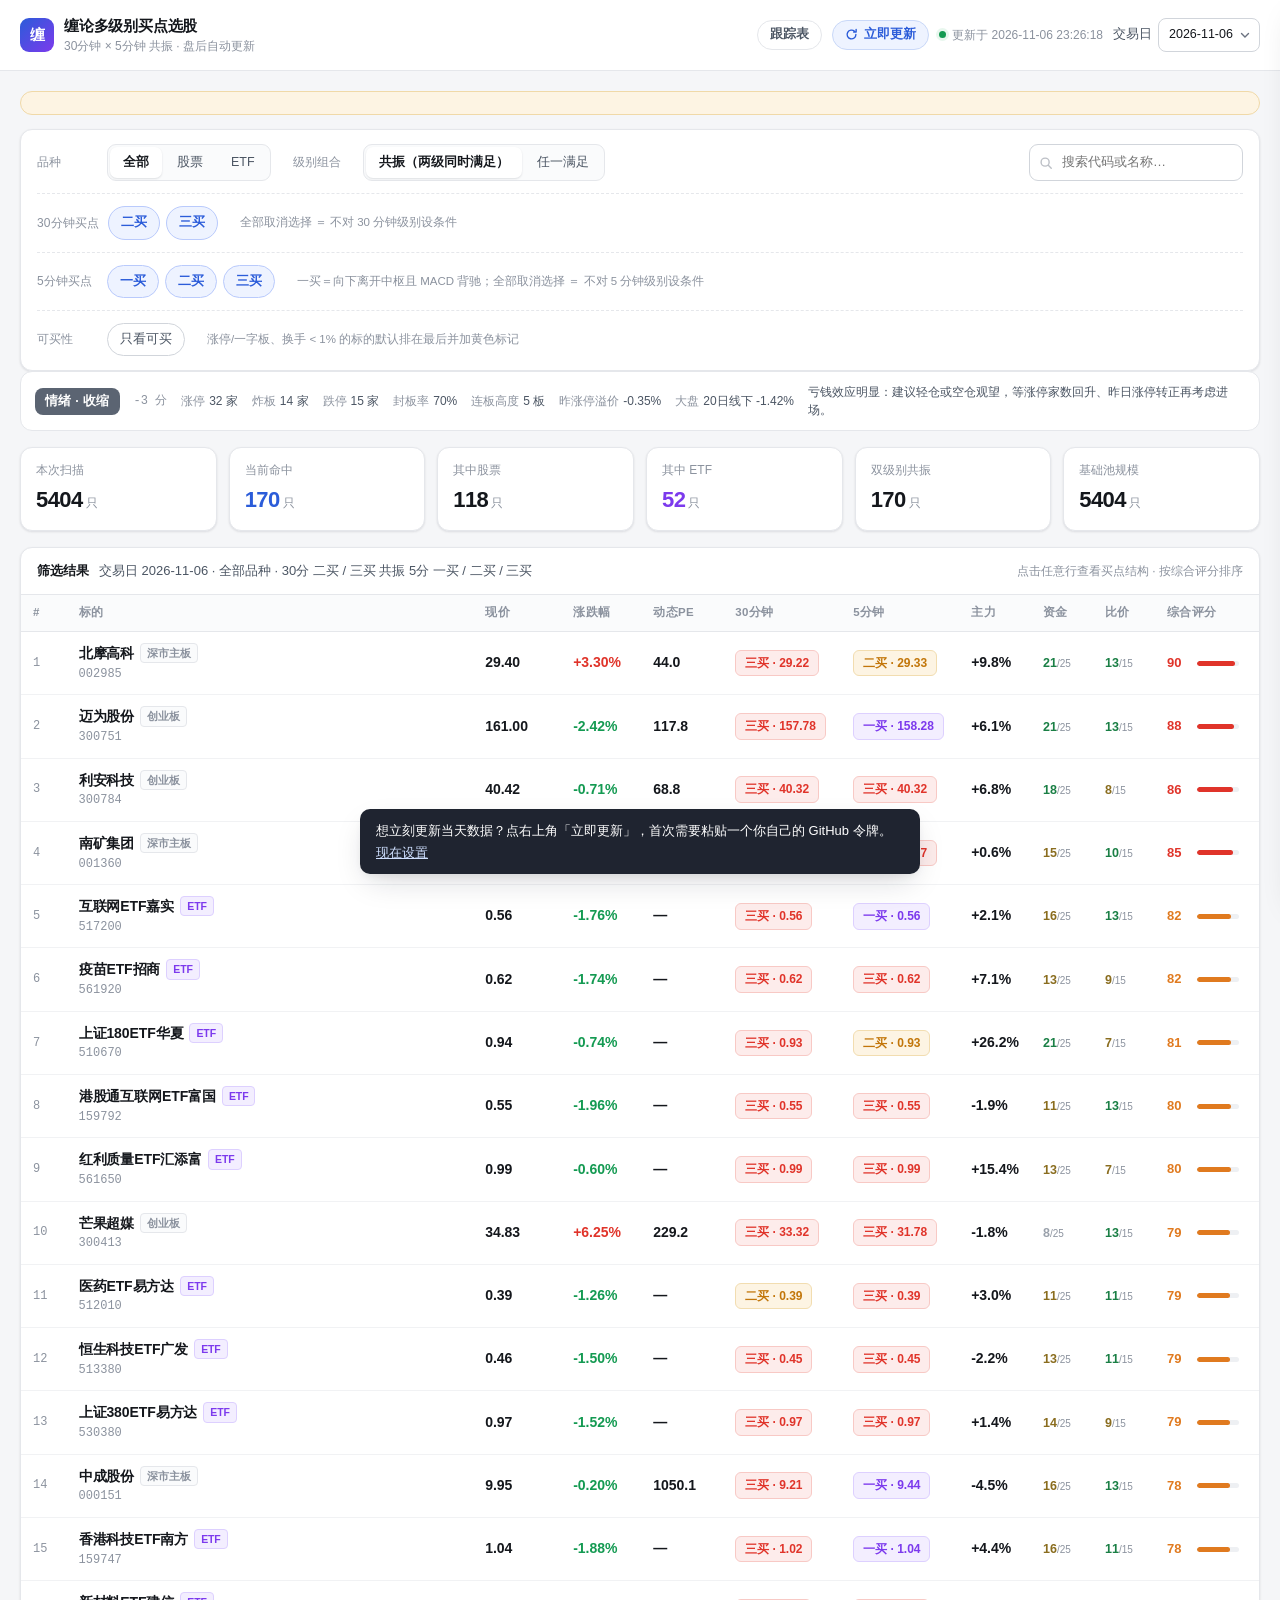
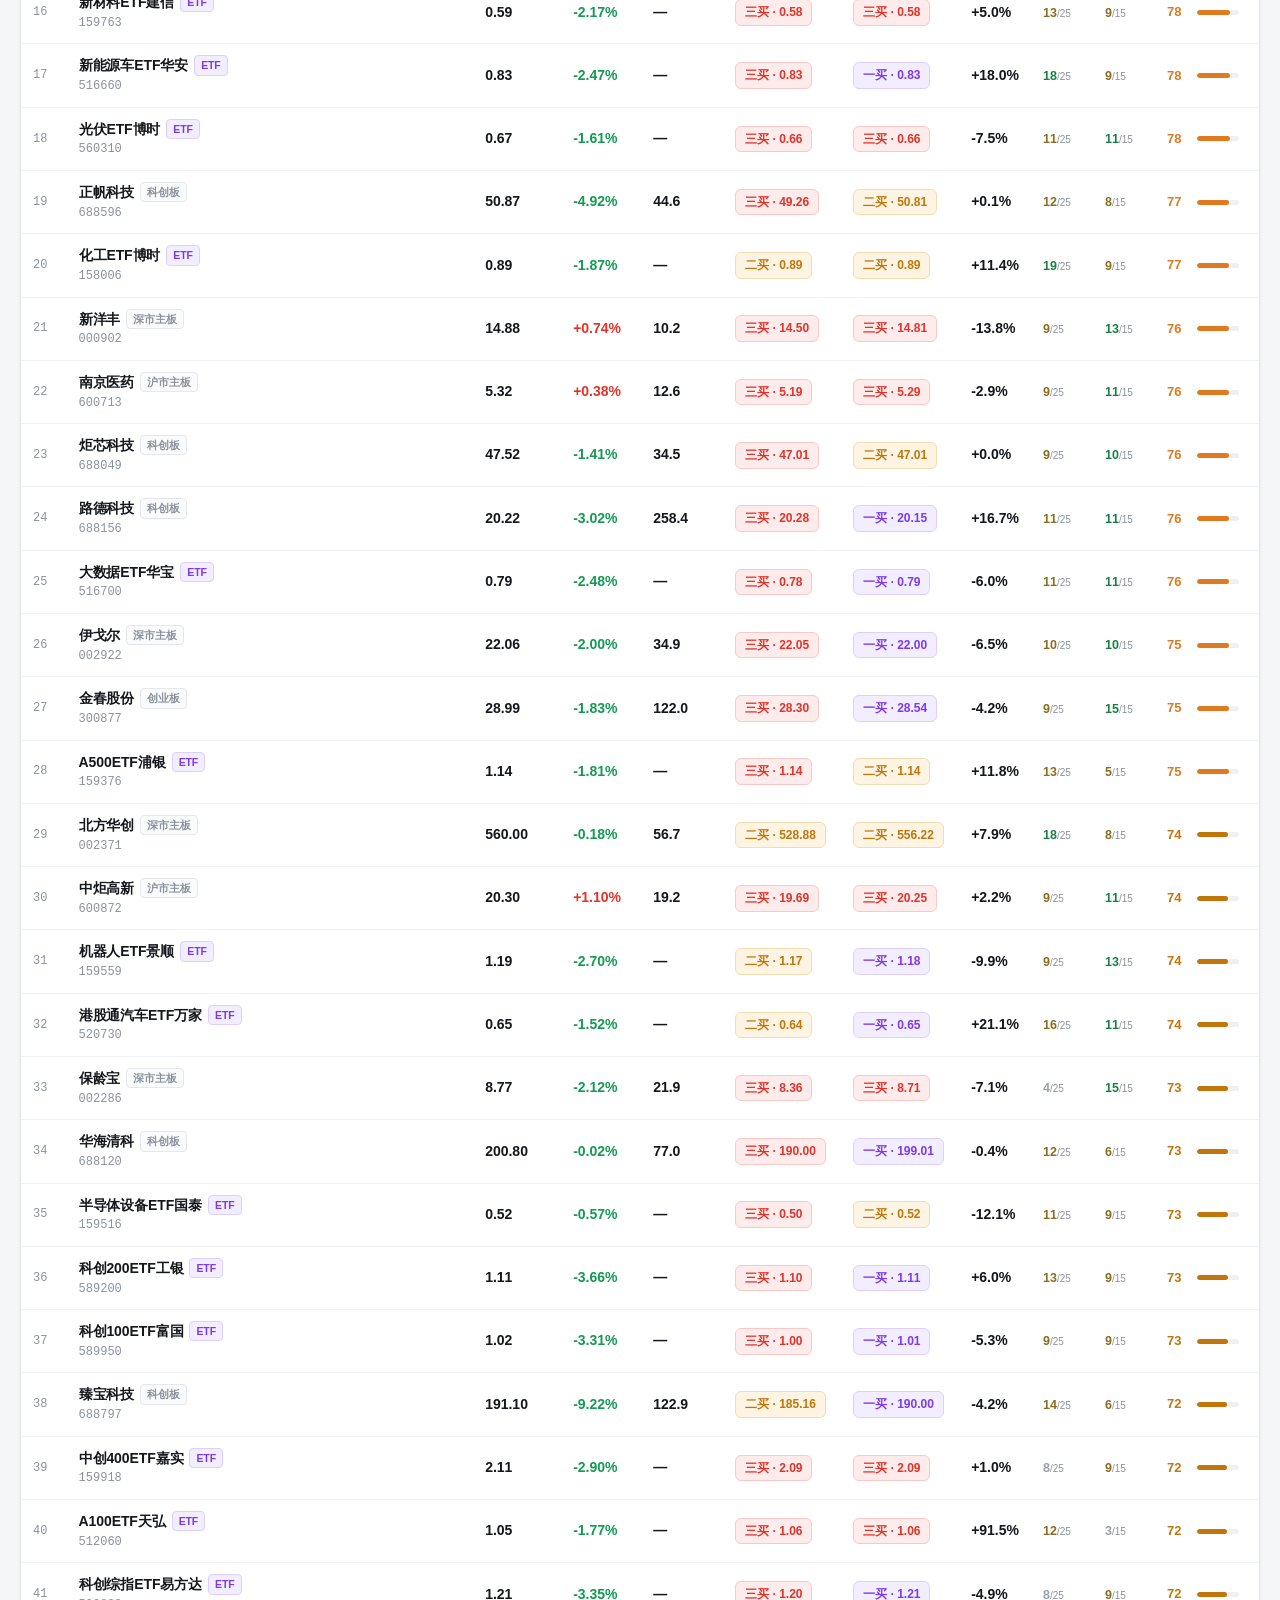
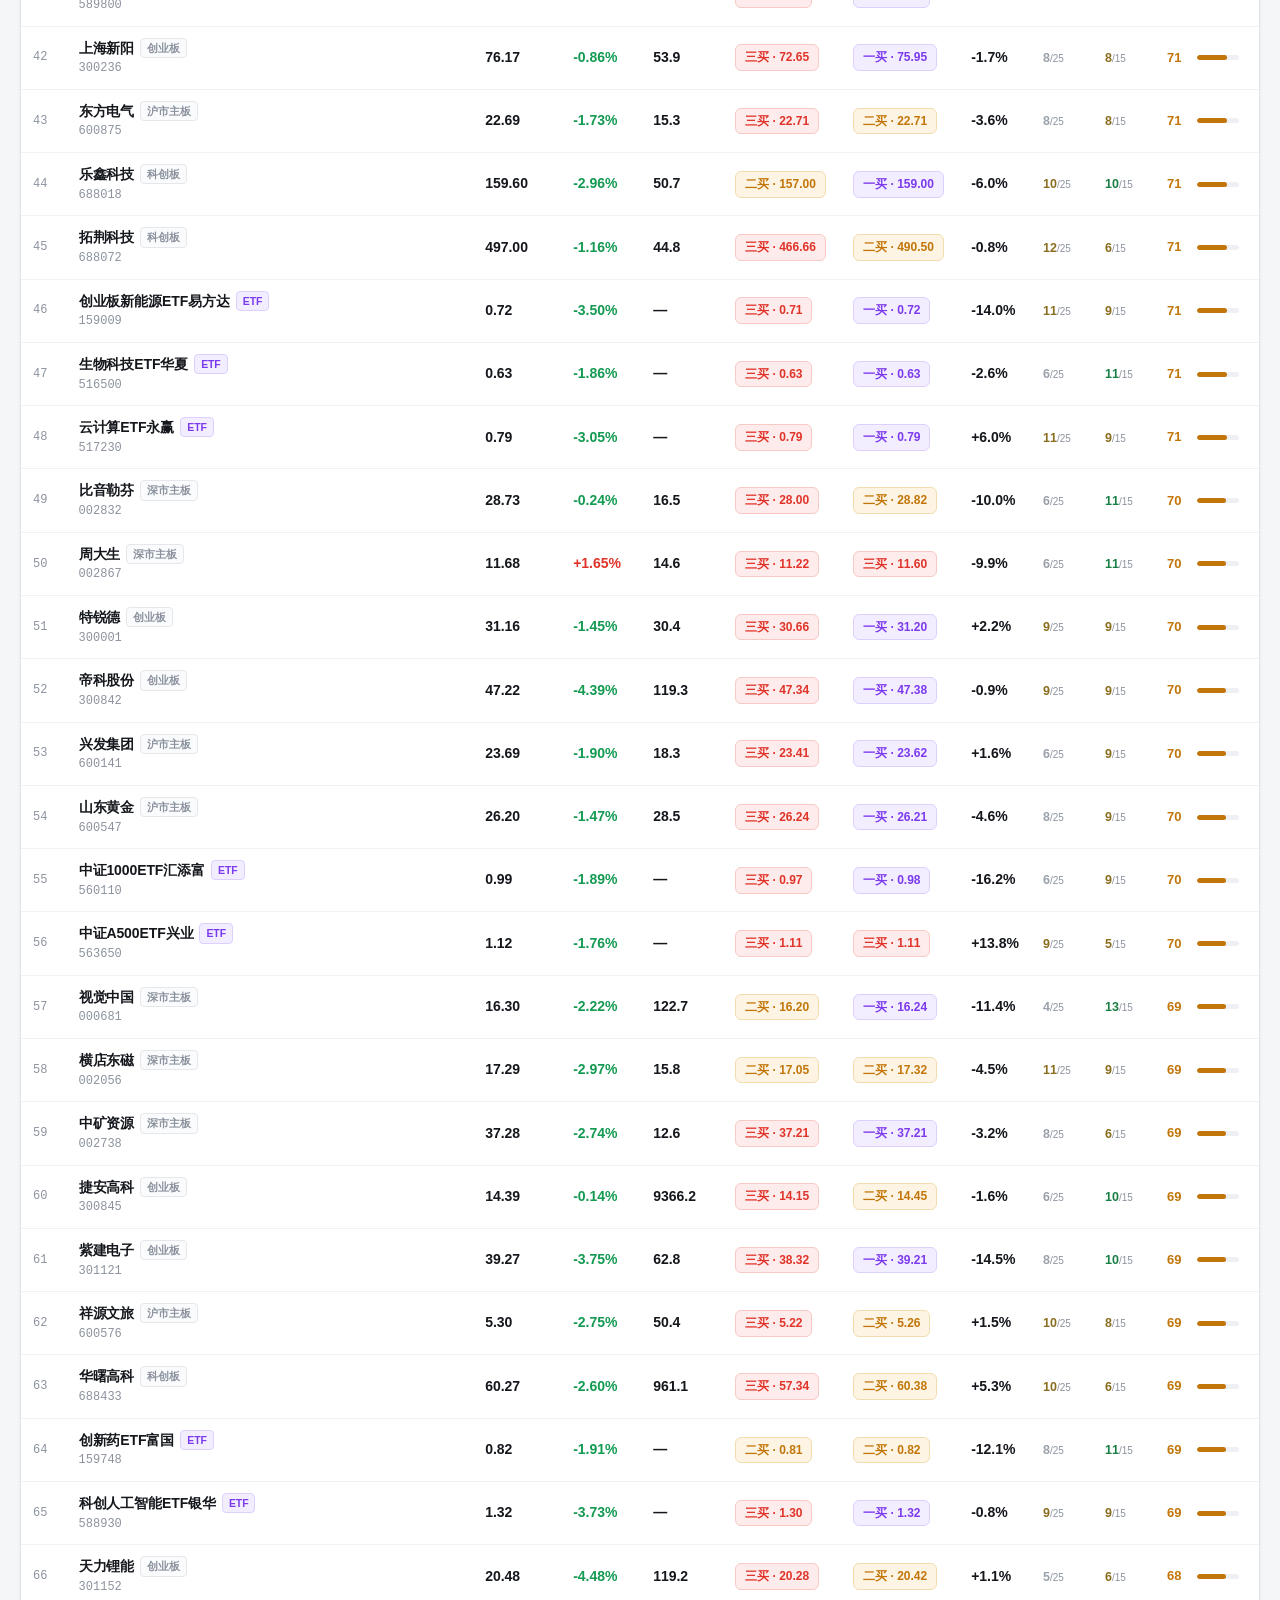
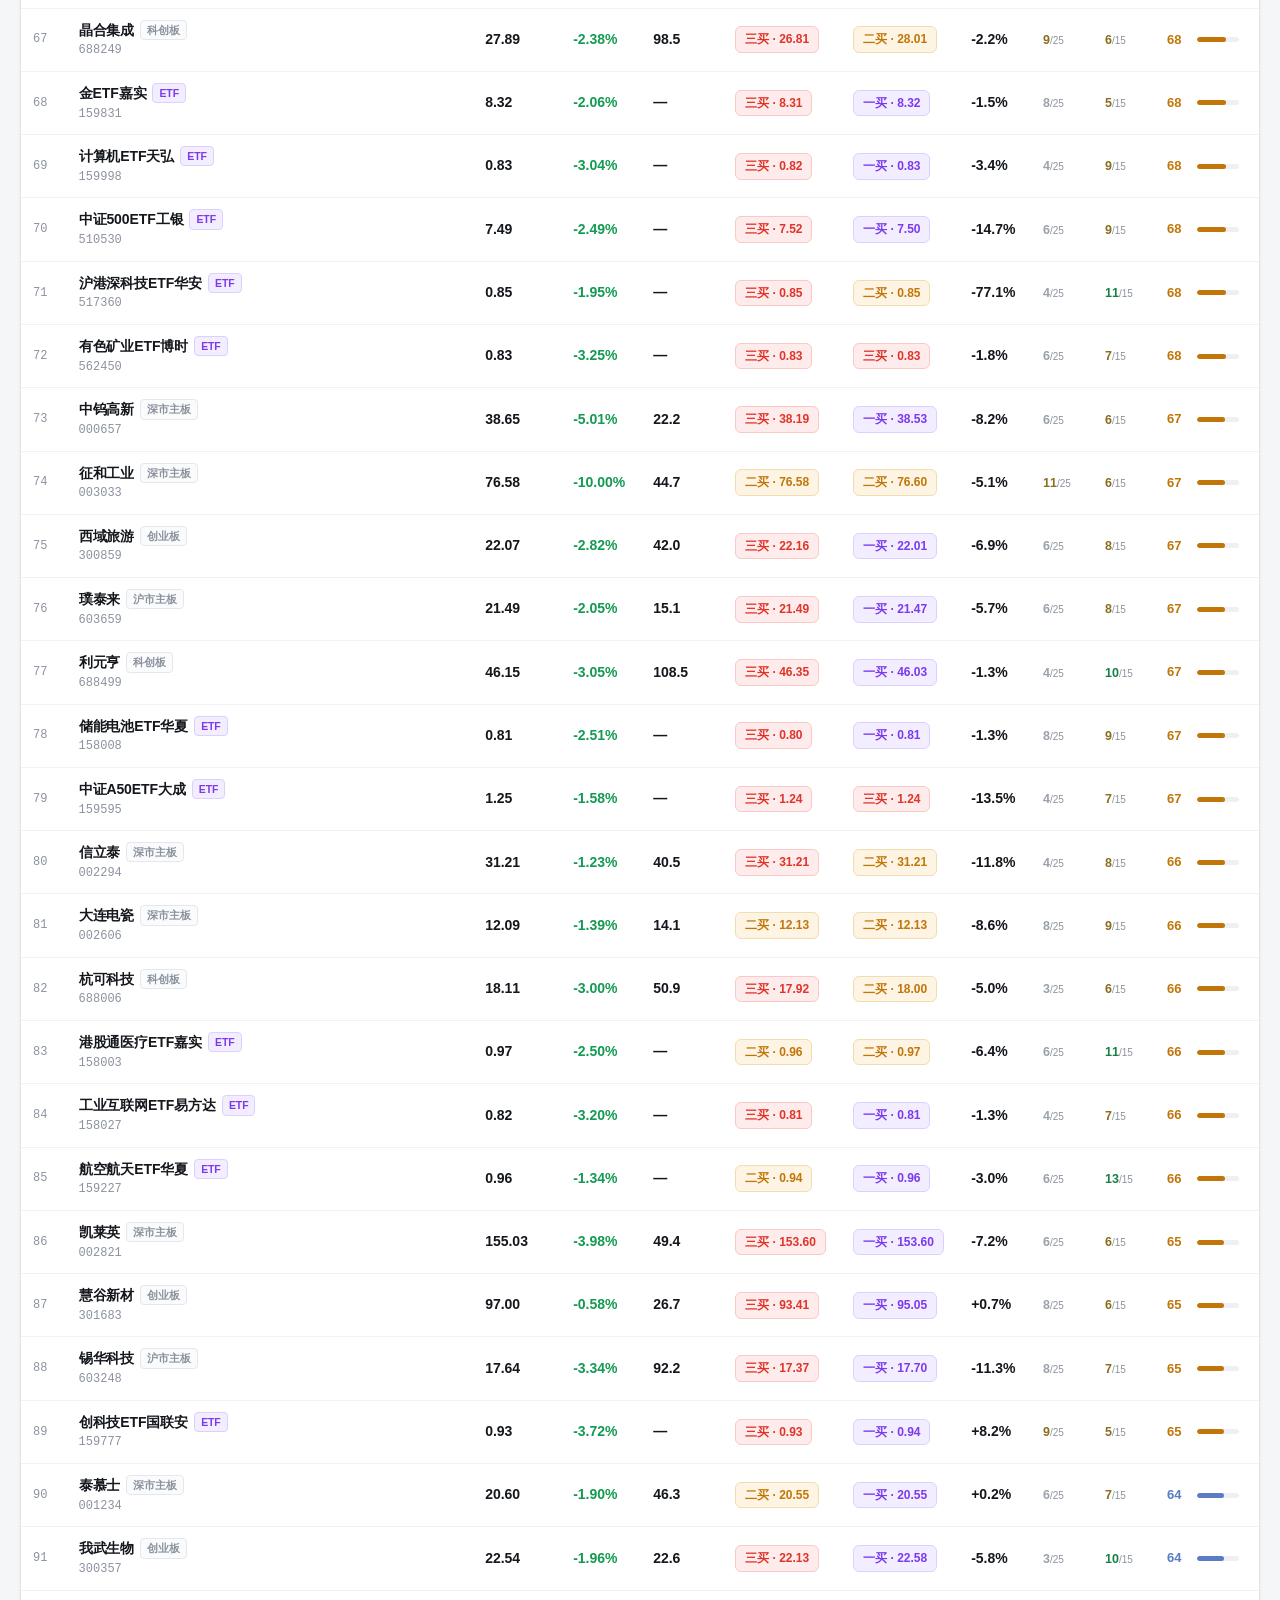
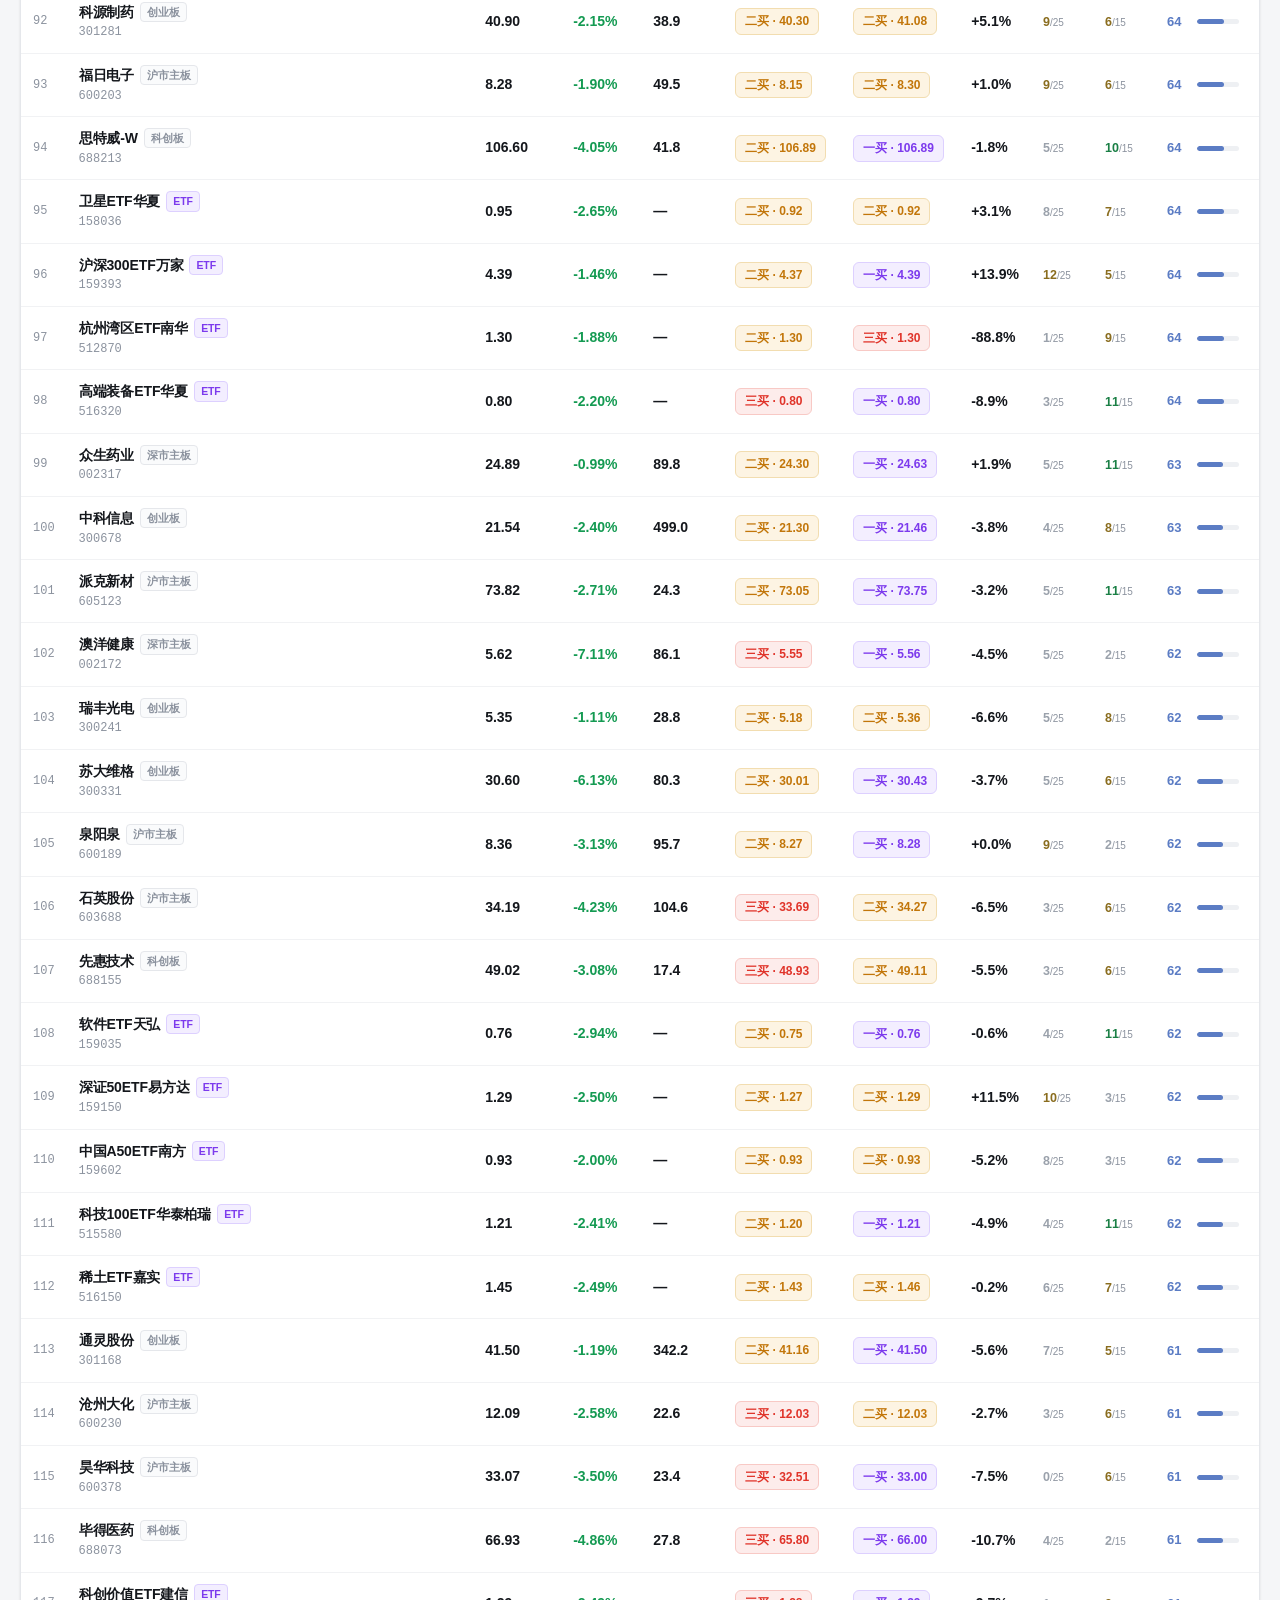
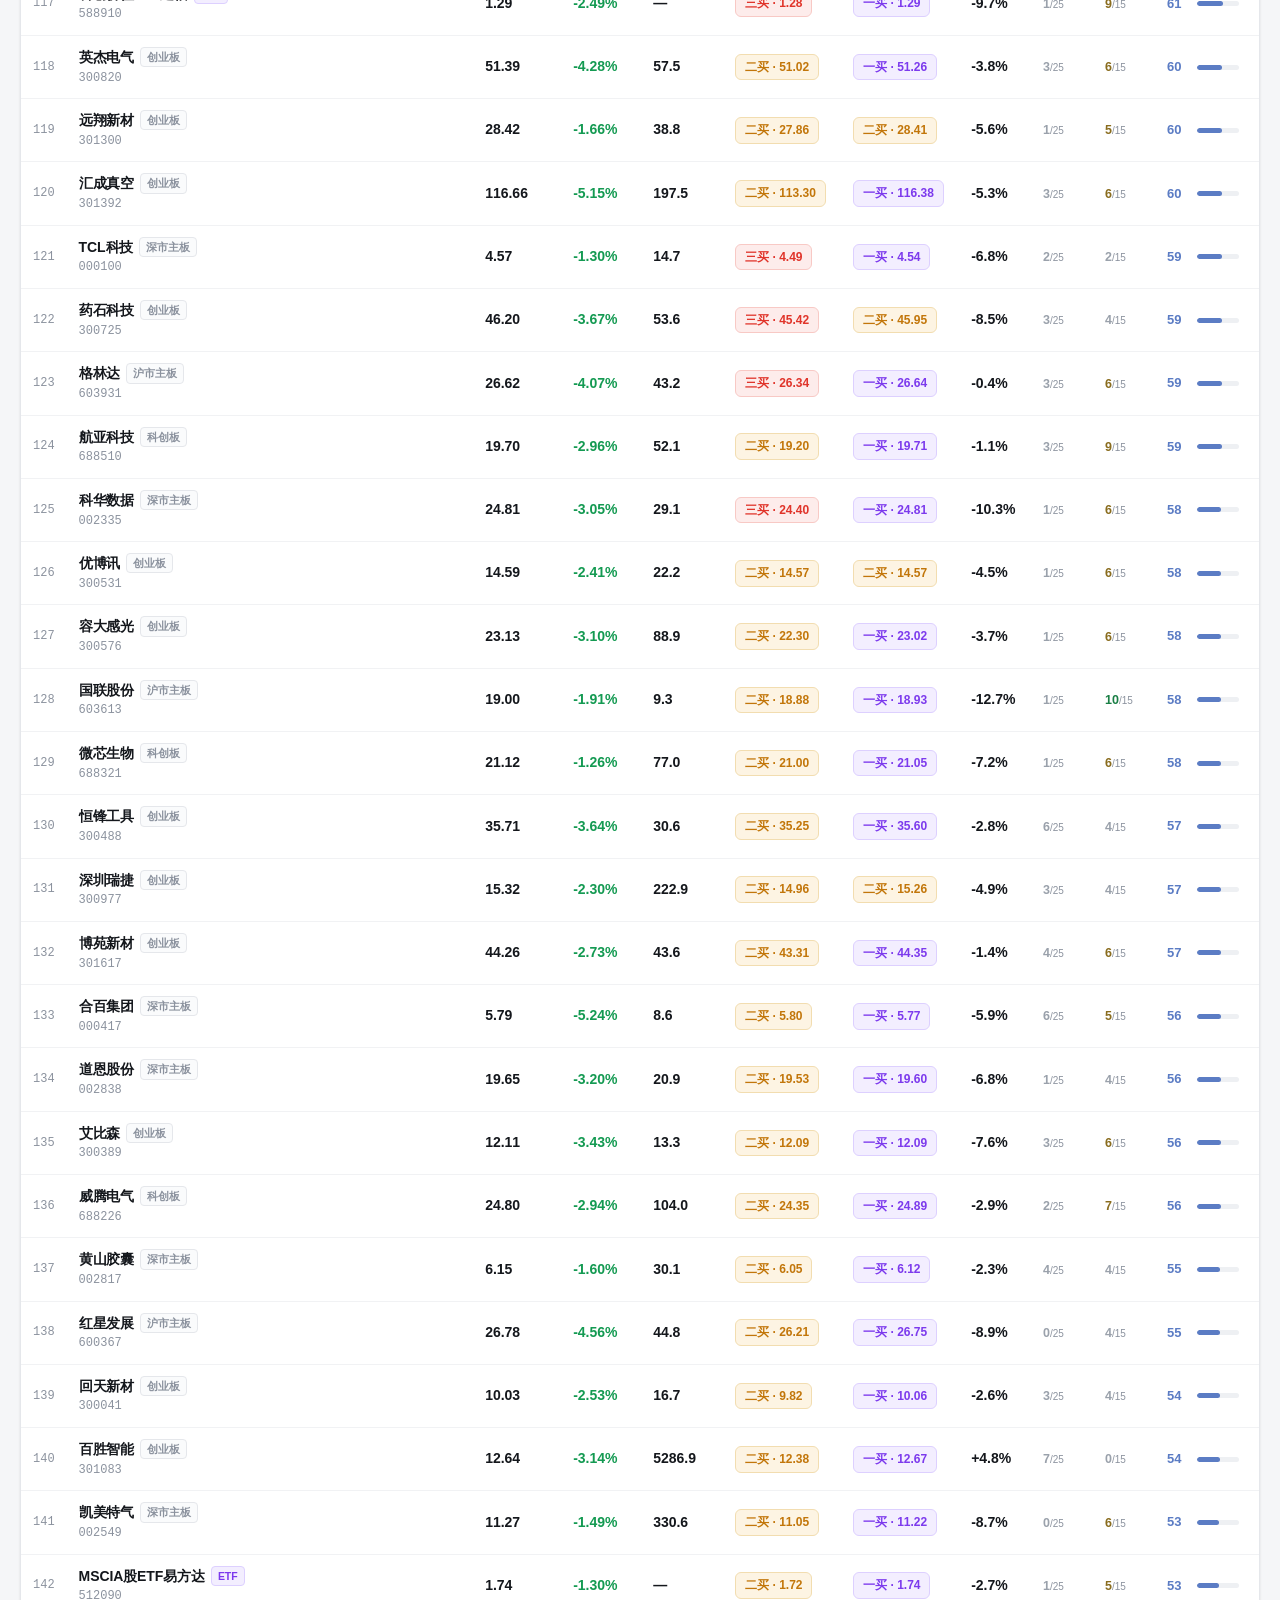
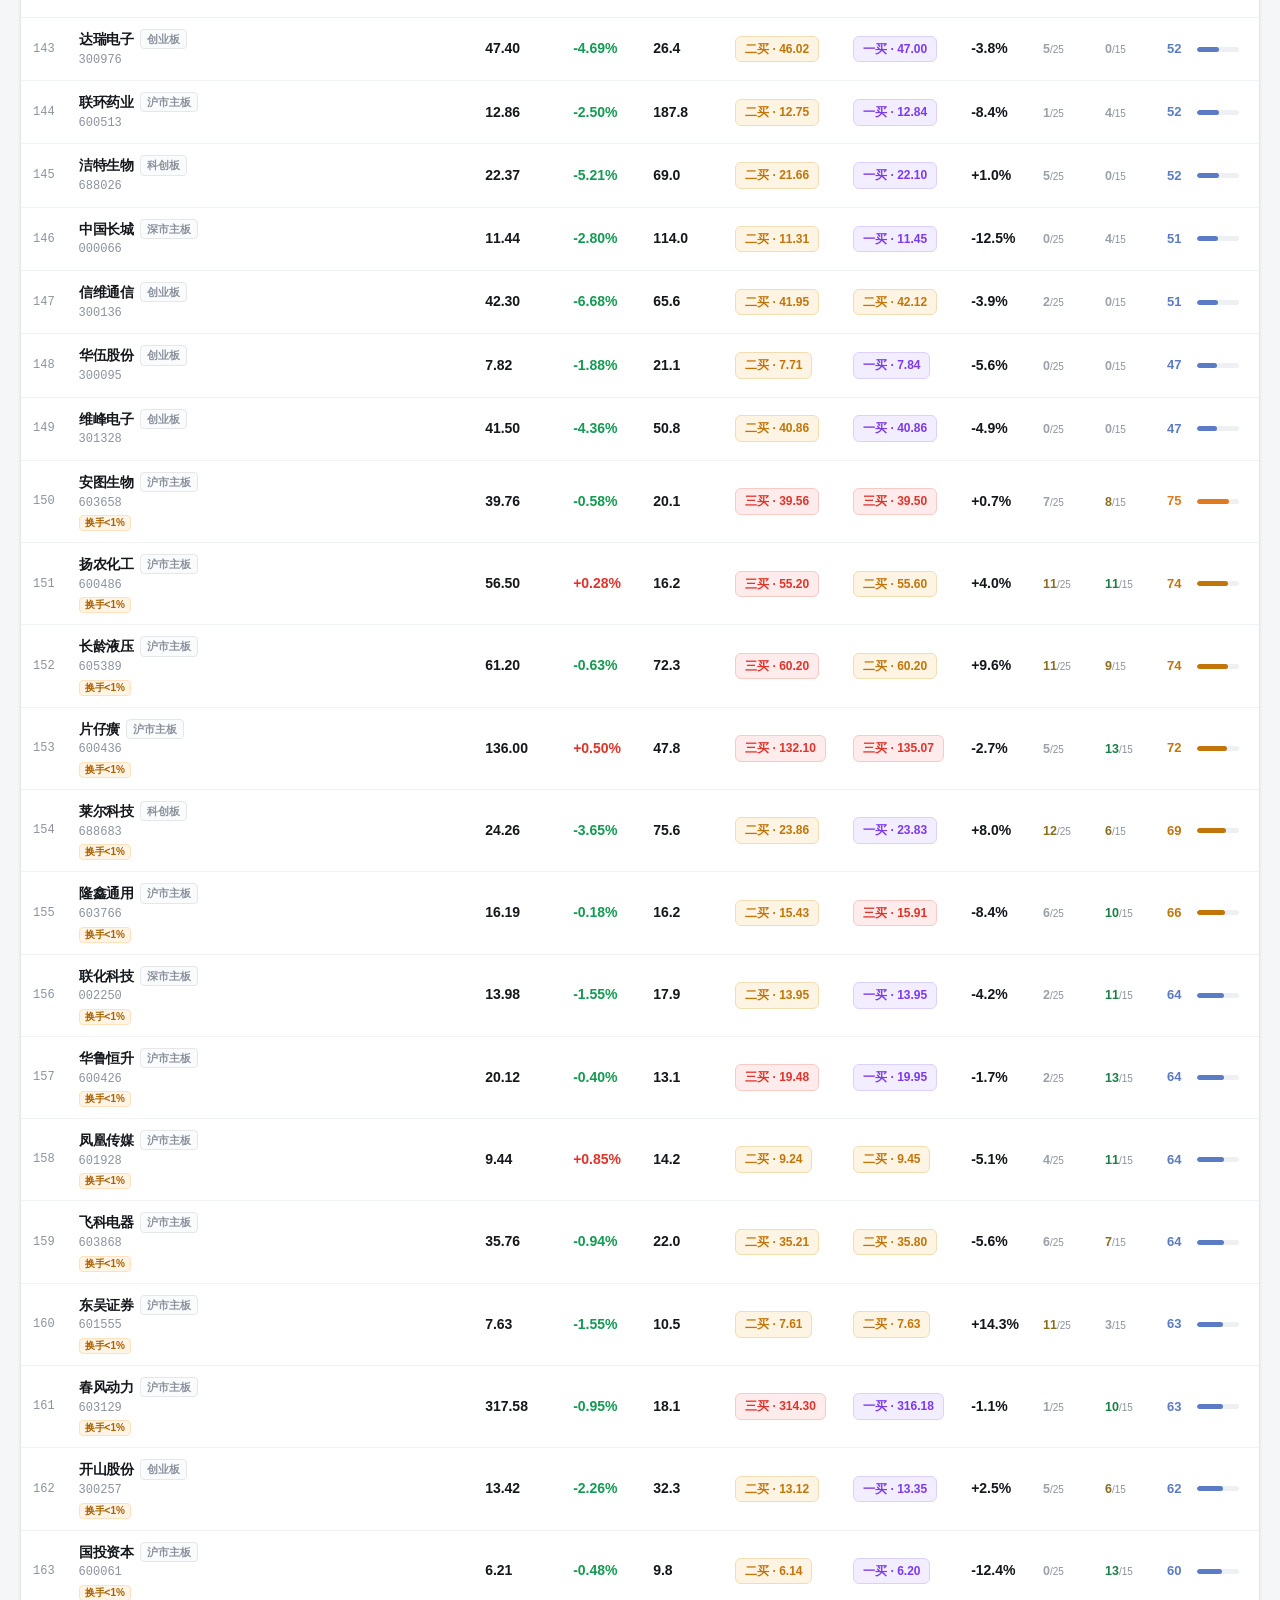
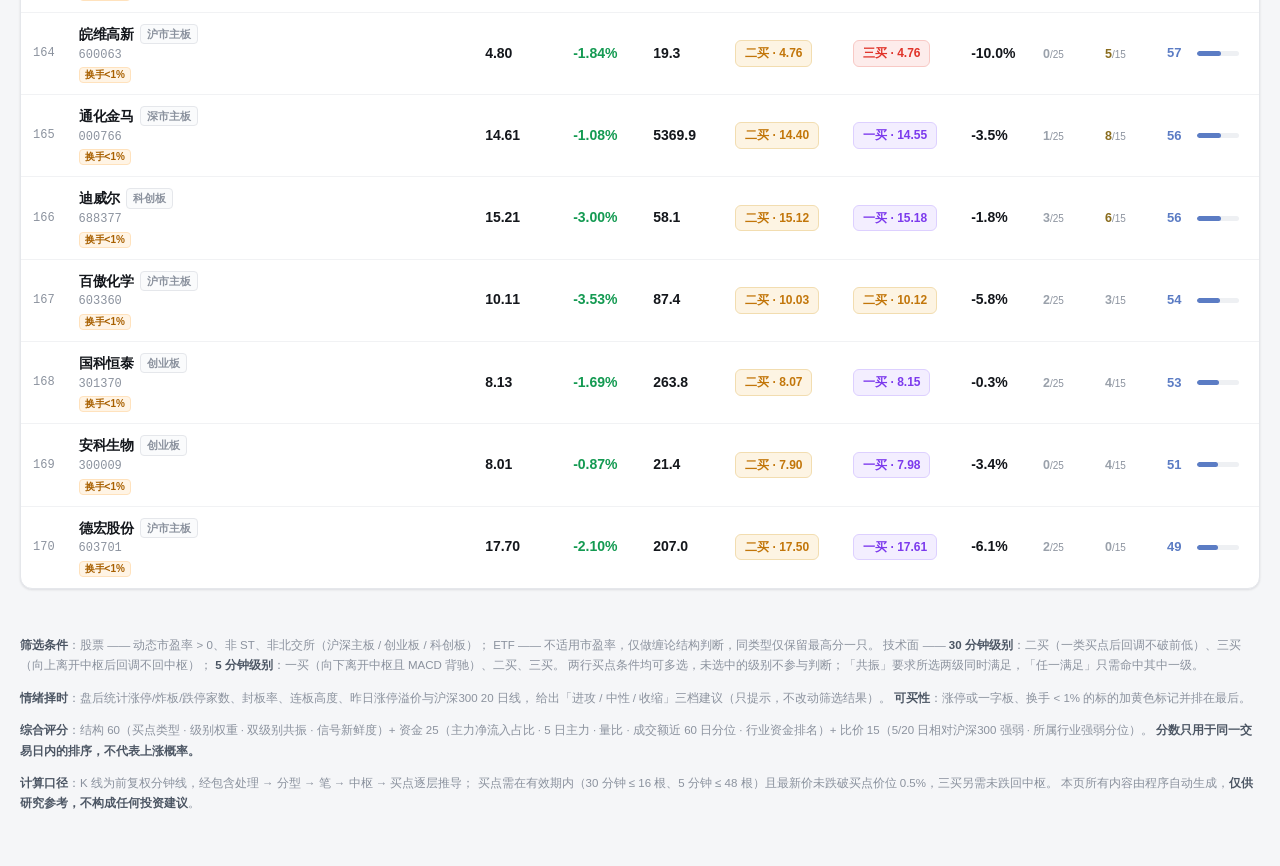
<file: index.html>
<!DOCTYPE html>
<html lang="zh-CN">
<head>
<meta charset="UTF-8">
<meta name="viewport" content="width=device-width, initial-scale=1, viewport-fit=cover">
<meta name="theme-color" content="#ffffff">
<title>缠论多级别买点选股 · A股/ETF 盘后自动筛选</title>
<meta name="description" content="每日盘后自动筛选：动态市盈率为正、非ST、非北交所的A股与ETF，可自选 30 分钟买点（二买/三买）与 5 分钟买点（一买/二买/三买）并按共振或任一满足组合查看。">
<link rel="icon" href="data:image/svg+xml,<svg xmlns='http://www.w3.org/2000/svg' viewBox='0 0 100 100'><rect width='100' height='100' rx='22' fill='%232b5cd9'/><path d='M22 66l16-20 14 12 26-32' stroke='white' stroke-width='9' fill='none' stroke-linecap='round' stroke-linejoin='round'/></svg>">
<link rel="stylesheet" href="assets/style.css">
</head>
<body>

<header class="topbar">
  <div class="topbar-inner">
    <div class="brand">
      <div class="brand-mark">缠</div>
      <div class="brand-text">
        <h1>缠论多级别买点选股</h1>
        <p>30分钟 × 5分钟 共振 · 盘后自动更新</p>
      </div>
    </div>
    <div class="topbar-right">
      <a class="nav-link" href="perf.html" title="每日评分前 5 的股票 / ETF，跟踪推荐后 1~14 个交易日涨跌">跟踪表</a>
      <button class="btn-update" id="btnUpdate" title="触发云端重新筛选当天数据（全市场，约 10~20 分钟）">
        <svg width="13" height="13" viewBox="0 0 16 16" fill="none" aria-hidden="true">
          <path d="M13.4 8a5.4 5.4 0 1 1-1.65-3.88" stroke="currentColor" stroke-width="1.7" stroke-linecap="round"/>
          <path d="M13.7 1.9v3.1h-3.1" stroke="currentColor" stroke-width="1.7" stroke-linecap="round" stroke-linejoin="round"/>
        </svg>
        <span id="btnUpdateText">立即更新</span>
      </button>
      <span class="live-dot" id="updatedAt">加载中…</span>
      <label class="date-pick">
        <span>交易日</span>
        <select id="dateSel"></select>
      </label>
    </div>
  </div>
</header>

<div class="wrap">

  <div id="demoBanner" class="banner" hidden></div>

  <section class="controls">
    <!-- 第 1 行：品种（股票 / ETF）+ 两级如何组合 -->
    <div class="ctrl-row">
      <div class="ctrl-group">
        <span class="ctrl-label">品种</span>
        <div class="segmented" id="typeSeg">
          <button data-type="all" aria-pressed="true">全部</button>
          <button data-type="stock" aria-pressed="false">股票</button>
          <button data-type="etf" aria-pressed="false">ETF</button>
        </div>
      </div>

      <div class="ctrl-group">
        <span class="ctrl-label">级别组合</span>
        <div class="segmented" id="modeSeg">
          <button data-mode="and" aria-pressed="true">共振（两级同时满足）</button>
          <button data-mode="or" aria-pressed="false">任一满足</button>
        </div>
      </div>

      <div class="search">
        <svg width="14" height="14" viewBox="0 0 16 16" fill="none">
          <circle cx="7" cy="7" r="4.6" stroke="#6b7280" stroke-width="1.6"/>
          <path d="M10.6 10.6L14 14" stroke="#6b7280" stroke-width="1.6" stroke-linecap="round"/>
        </svg>
        <input id="search" type="search" placeholder="搜索代码或名称…" autocomplete="off">
      </div>
    </div>

    <!-- 第 2 行：30 分钟级别买点 -->
    <div class="ctrl-row">
      <div class="ctrl-group">
        <span class="ctrl-label">30分钟买点</span>
        <div class="chip-row" id="k30Chips">
          <button class="chip" data-kind="2" aria-pressed="true">二买</button>
          <button class="chip" data-kind="3" aria-pressed="true">三买</button>
        </div>
      </div>
      <span class="ctrl-note">全部取消选择 ＝ 不对 30 分钟级别设条件</span>
    </div>

    <!-- 第 3 行：5 分钟级别买点（含一买） -->
    <div class="ctrl-row">
      <div class="ctrl-group">
        <span class="ctrl-label">5分钟买点</span>
        <div class="chip-row" id="k5Chips">
          <button class="chip" data-kind="1" aria-pressed="true">一买</button>
          <button class="chip" data-kind="2" aria-pressed="true">二买</button>
          <button class="chip" data-kind="3" aria-pressed="true">三买</button>
        </div>
      </div>
      <span class="ctrl-note">一买＝向下离开中枢且 MACD 背驰；全部取消选择 ＝ 不对 5 分钟级别设条件</span>
    </div>

    <!-- 第 4 行：可买性（P2） -->
    <div class="ctrl-row">
      <div class="ctrl-group">
        <span class="ctrl-label">可买性</span>
        <div class="chip-row" id="buyChips">
          <button class="chip" data-buy="only" aria-pressed="false">只看可买</button>
        </div>
      </div>
      <span class="ctrl-note">涨停/一字板、换手 &lt; 1% 的标的默认排在最后并加黄色标记</span>
    </div>
  </section>

  <section class="mood" id="mood" hidden></section>

  <section class="stats" id="stats"></section>

  <section class="panel">
    <div class="panel-head">
      <strong id="resultTitle">筛选结果</strong>
      <span id="resultSub"></span>
      <span class="hint" id="sortHint">点击任意行查看买点结构 · 按综合评分排序</span>
    </div>

    <div class="table-wrap">
      <table>
        <thead>
          <tr>
            <th style="width:44px">#</th>
            <th>标的</th>
            <th style="width:88px">现价</th>
            <th style="width:80px">涨跌幅</th>
            <th style="width:82px">动态PE</th>
            <th style="width:118px">30分钟</th>
            <th style="width:118px">5分钟</th>
            <th style="width:68px" title="当日主力净流入占成交额（东财口径：超大单+大单）">主力</th>
            <th style="width:62px" title="主力净流入 + 5日主力 + 量比 + 成交额分位 + 行业资金排名（满分 25）">资金</th>
            <th style="width:62px" title="相对沪深300 强弱 + 行业强弱分位（满分 15）">比价</th>
            <th style="width:104px">综合评分</th>
          </tr>
        </thead>
        <tbody id="tbody"></tbody>
      </table>
    </div>

    <div class="card-list" id="cards"></div>
    <div class="empty" id="empty" hidden></div>
  </section>

</div>

<footer>
  <p>
    <b>筛选条件</b>：股票 —— 动态市盈率 &gt; 0、非 ST、非北交所（沪深主板 / 创业板 / 科创板）；
    ETF —— 不适用市盈率，仅做缠论结构判断，同类型仅保留最高分一只。
    技术面 —— <b>30 分钟级别</b>：二买（一类买点后回调不破前低）、三买（向上离开中枢后回调不回中枢）；
    <b>5 分钟级别</b>：一买（向下离开中枢且 MACD 背驰）、二买、三买。
    两行买点条件均可多选，未选中的级别不参与判断；「共振」要求所选两级同时满足，「任一满足」只需命中其中一级。
  </p>
  <p>
    <b>情绪择时</b>：盘后统计涨停/炸板/跌停家数、封板率、连板高度、昨日涨停溢价与沪深300 20 日线，
    给出「进攻 / 中性 / 收缩」三档建议（只提示，不改动筛选结果）。
    <b>可买性</b>：涨停或一字板、换手 &lt; 1% 的标的加黄色标记并排在最后。
  </p>
  <p>
    <b>综合评分</b>：结构 60（买点类型 · 级别权重 · 双级别共振 · 信号新鲜度）+
    资金 25（主力净流入占比 · 5 日主力 · 量比 · 成交额近 60 日分位 · 行业资金排名）+
    比价 15（5/20 日相对沪深300 强弱 · 所属行业强弱分位）。
    <b>分数只用于同一交易日内的排序，不代表上涨概率。</b>
  </p>
  <p>
    <b>计算口径</b>：K 线为前复权分钟线，经包含处理 → 分型 → 笔 → 中枢 → 买点逐层推导；
    买点需在有效期内（30 分钟 ≤ 16 根、5 分钟 ≤ 48 根）且最新价未跌破买点价位 0.5%，三买另需未跌回中枢。
    本页所有内容由程序自动生成，<b>仅供研究参考，不构成任何投资建议</b>。
  </p>
</footer>

<div class="modal" id="tokenModal" hidden>
  <div class="modal-mask" data-close="1"></div>
  <div class="modal-box" role="dialog" aria-modal="true" aria-labelledby="tokenTitle">
    <h3 id="tokenTitle">设置 GitHub 令牌</h3>
    <p class="modal-desc">
      「立即更新」会直接调用 GitHub 接口触发云端筛选，需要一个你自己的令牌。
      令牌只保存在<b>本机浏览器</b>（localStorage），不会上传到任何第三方站点。
    </p>
    <div class="modal-hint">
      <b>获取方式：</b>打开
      <a href="https://github.com/settings/personal-access-tokens/new" target="_blank" rel="noopener">新建细粒度令牌</a>
      → 仅授权仓库 <code>sleepbox1/chan-screener</code> → 权限里把 <b>Actions</b> 设为 <b>Read and write</b>
      → 生成后粘贴到下面。<br>
      已有令牌？在项目里运行 <code>复制更新令牌.bat</code>（或 <code>python tools/trigger_screen.py --copy-token</code>）
      即可把它复制到剪贴板。
    </div>
    <input id="tokenInput" type="password" autocomplete="off" spellcheck="false"
           placeholder="粘贴令牌（ghp_… 或 github_pat_…）">
    <div class="modal-actions">
      <button class="btn-ghost" id="tokenClear">清除已存令牌</button>
      <span class="spacer"></span>
      <button class="btn-ghost" id="tokenCancel">取消</button>
      <button class="btn-primary" id="tokenSave">保存</button>
    </div>
  </div>
</div>

<div class="toast" id="toast" hidden></div>

<div class="scrim" id="scrim"></div>
<aside class="drawer" id="drawer" aria-hidden="true">
  <div class="dr-head">
    <div>
      <h2 id="drName">—</h2>
      <div class="sub" id="drCode">—</div>
    </div>
    <button class="dr-close" id="drClose" aria-label="关闭">×</button>
  </div>
  <div class="dr-body" id="drBody"></div>
</aside>

<script src="assets/app.js"></script>
</body>
</html>
</file>
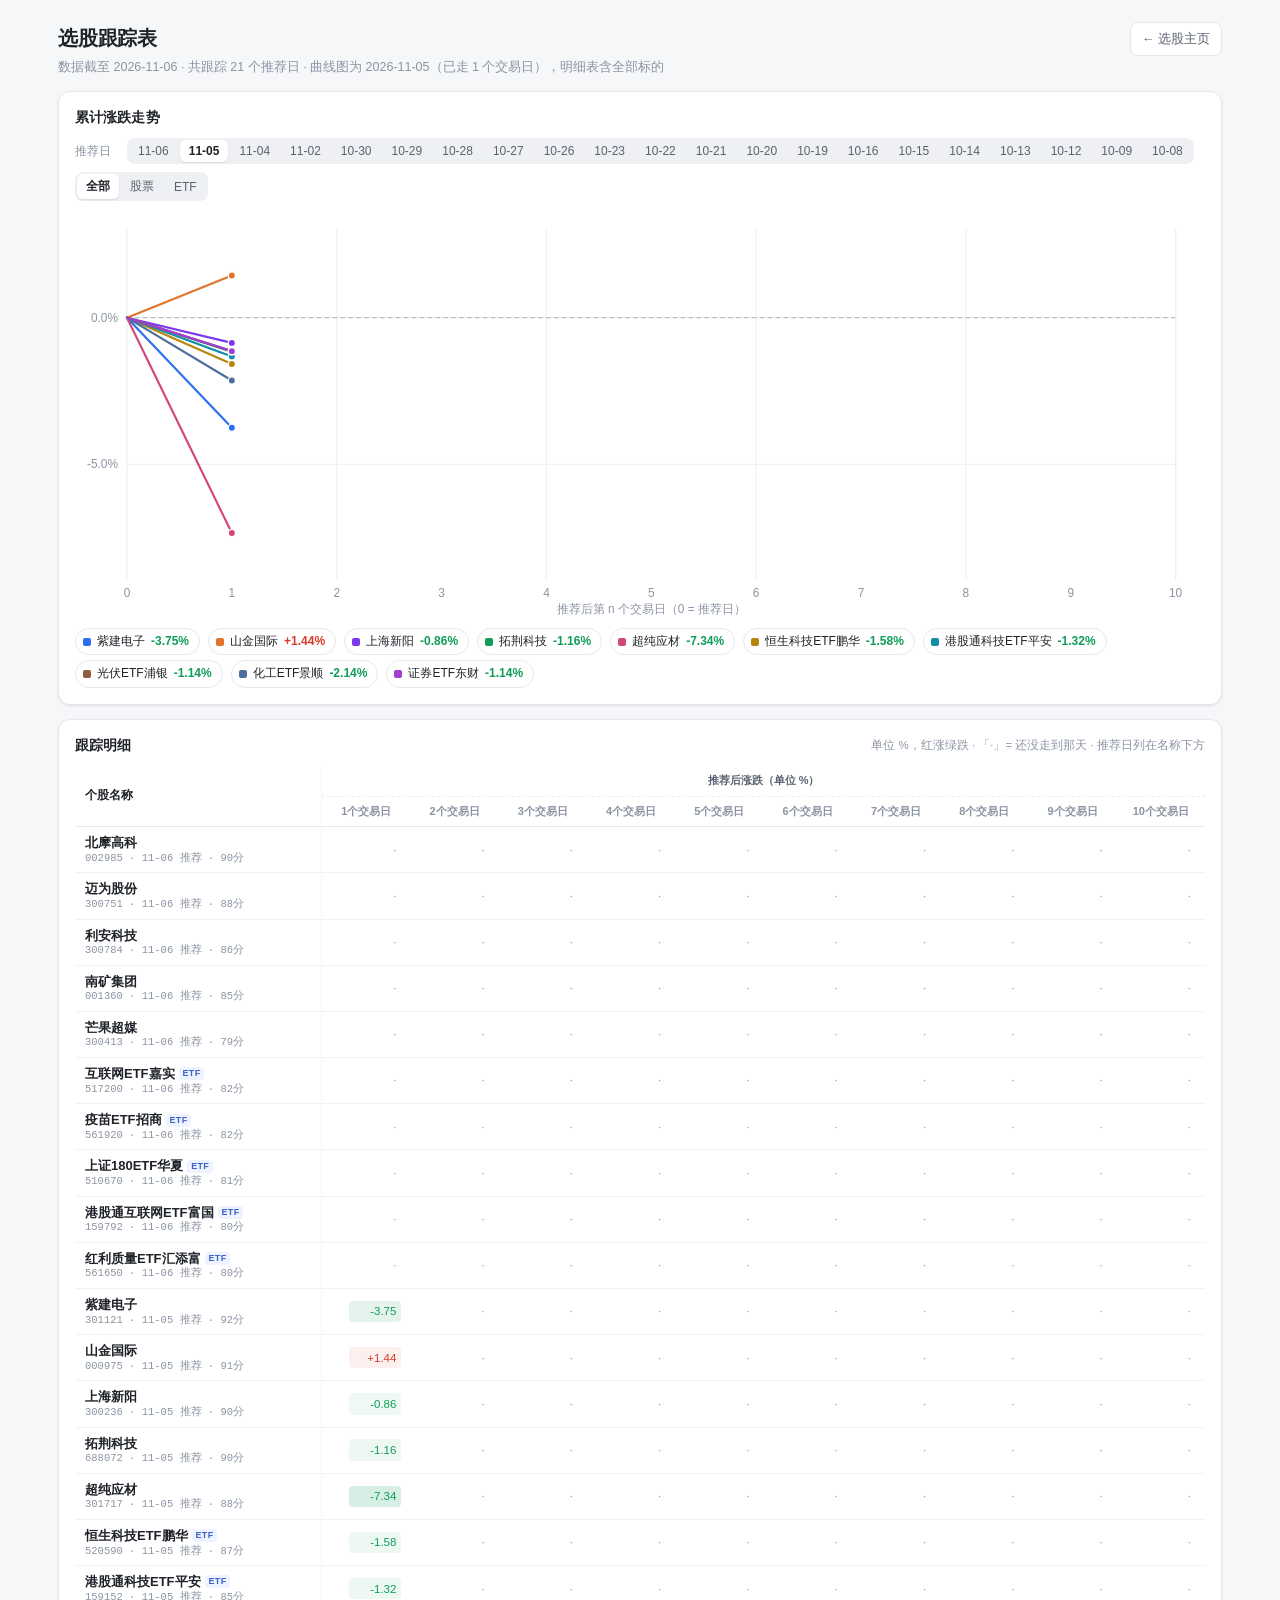
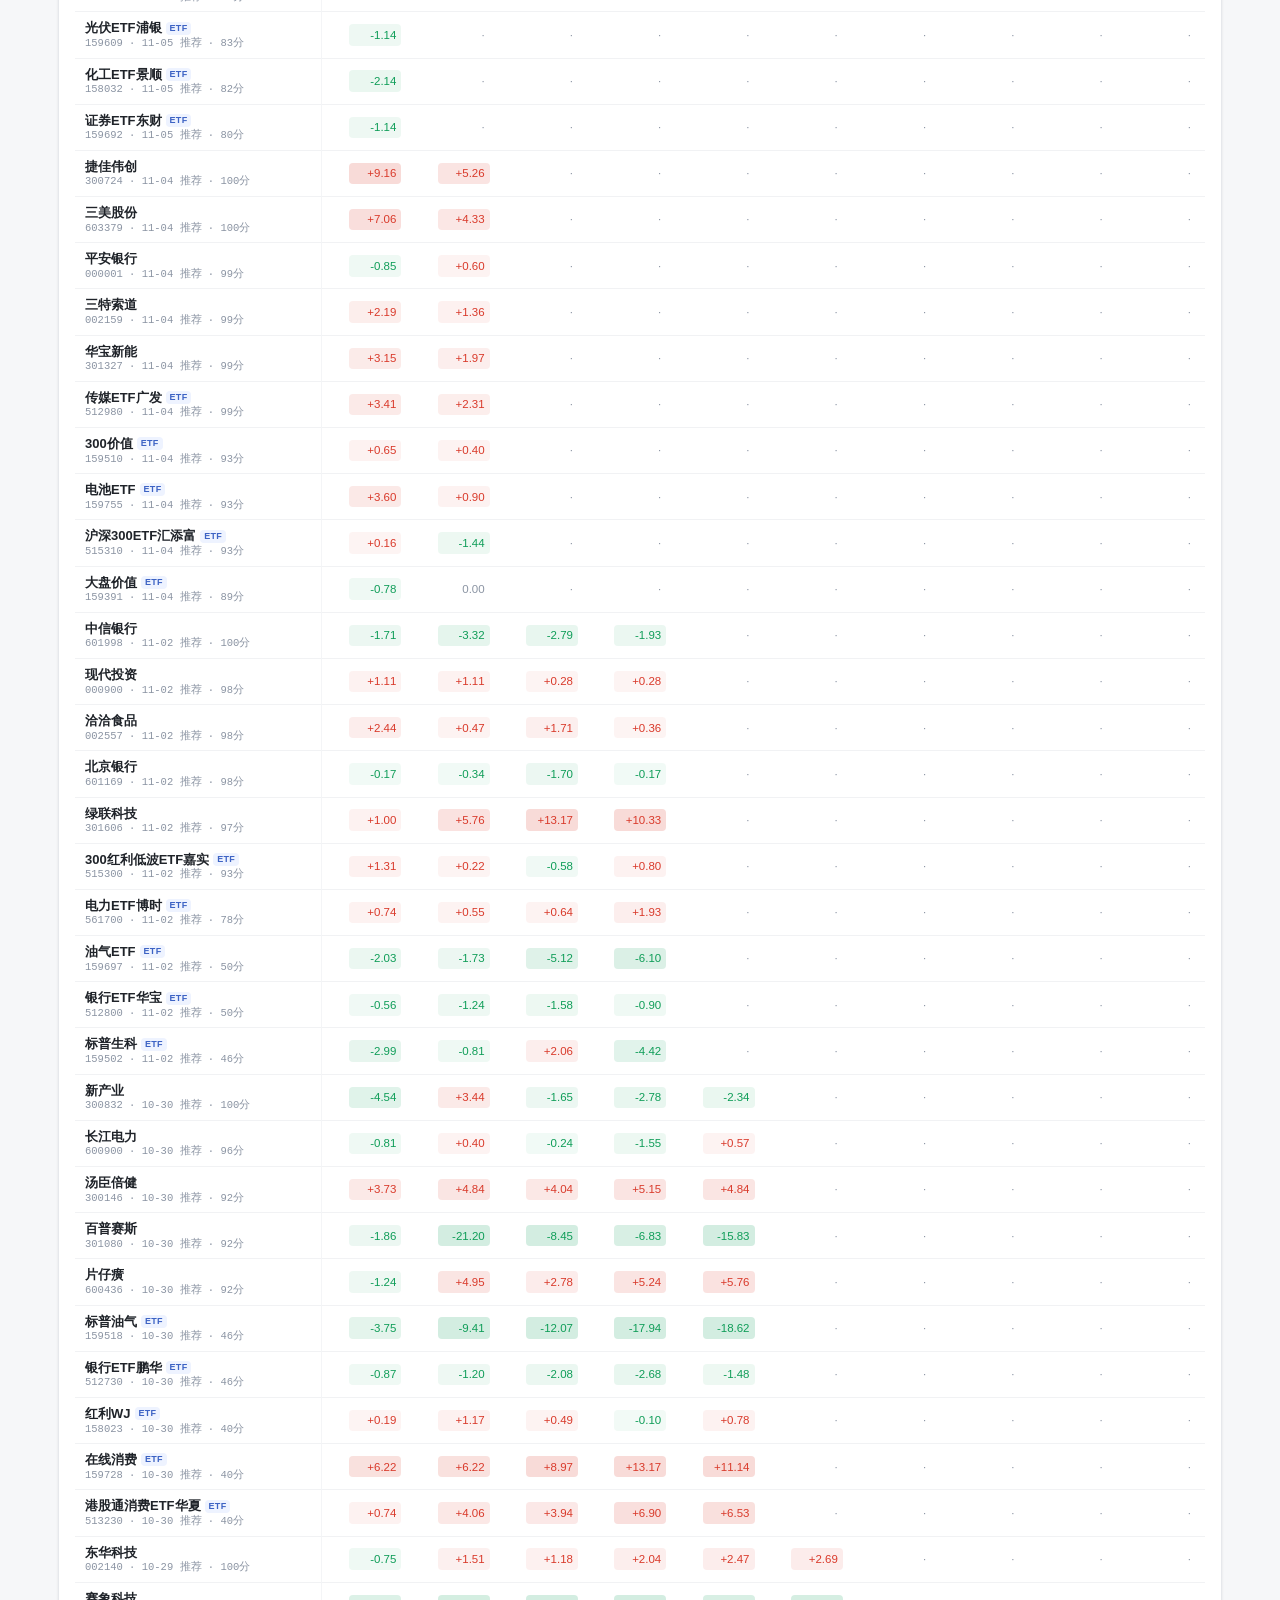
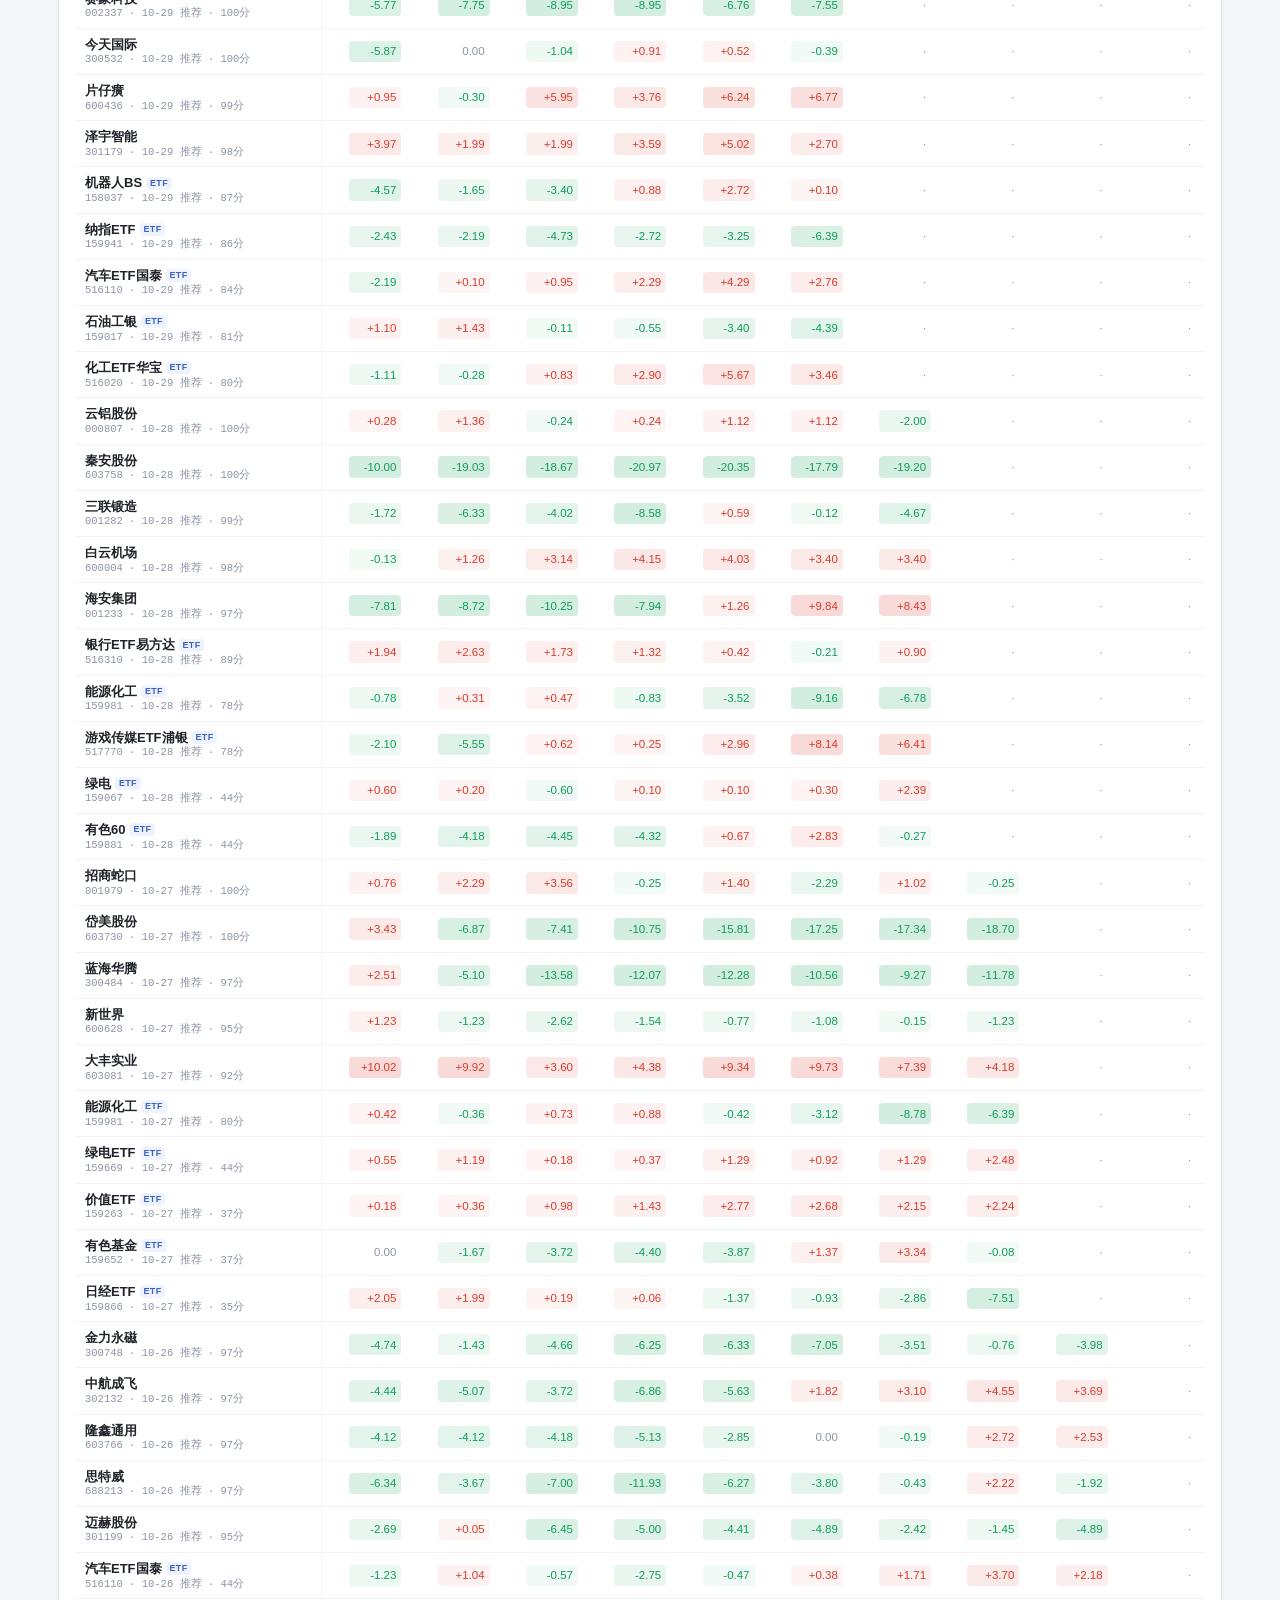
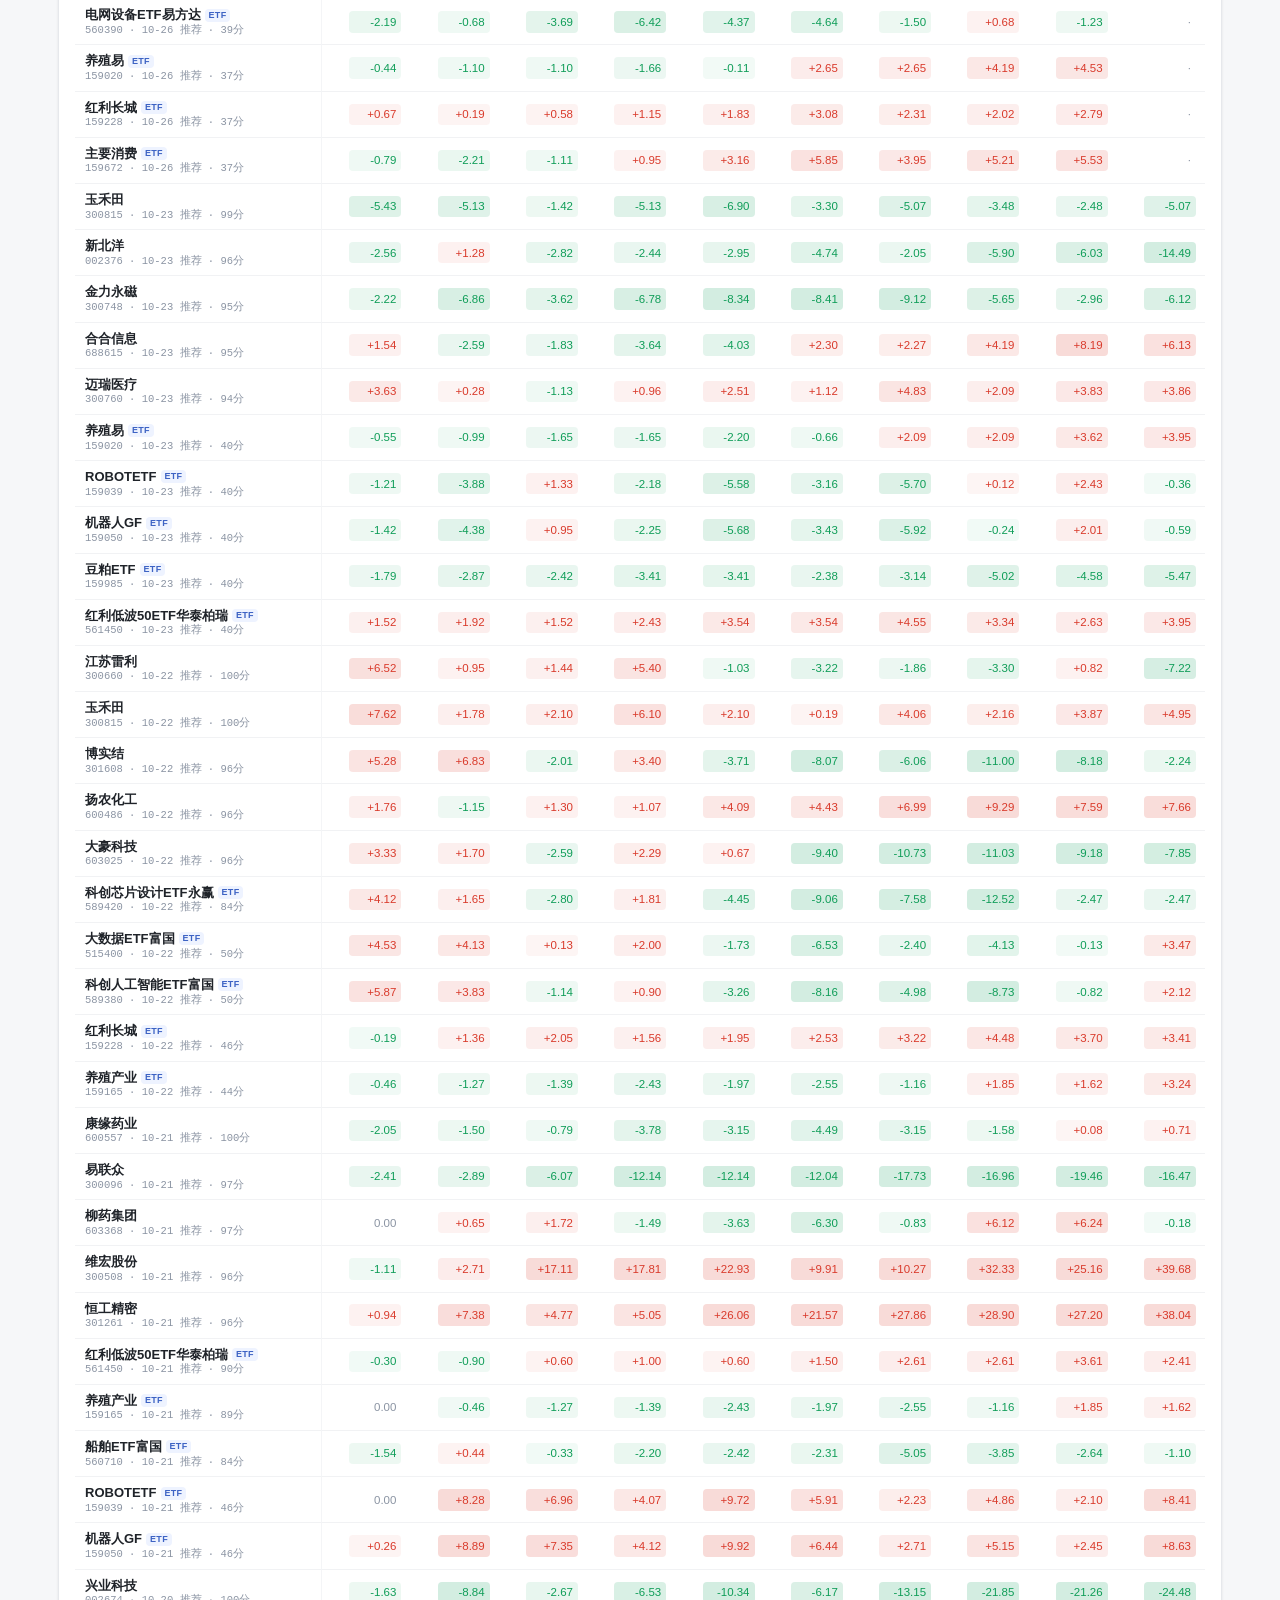
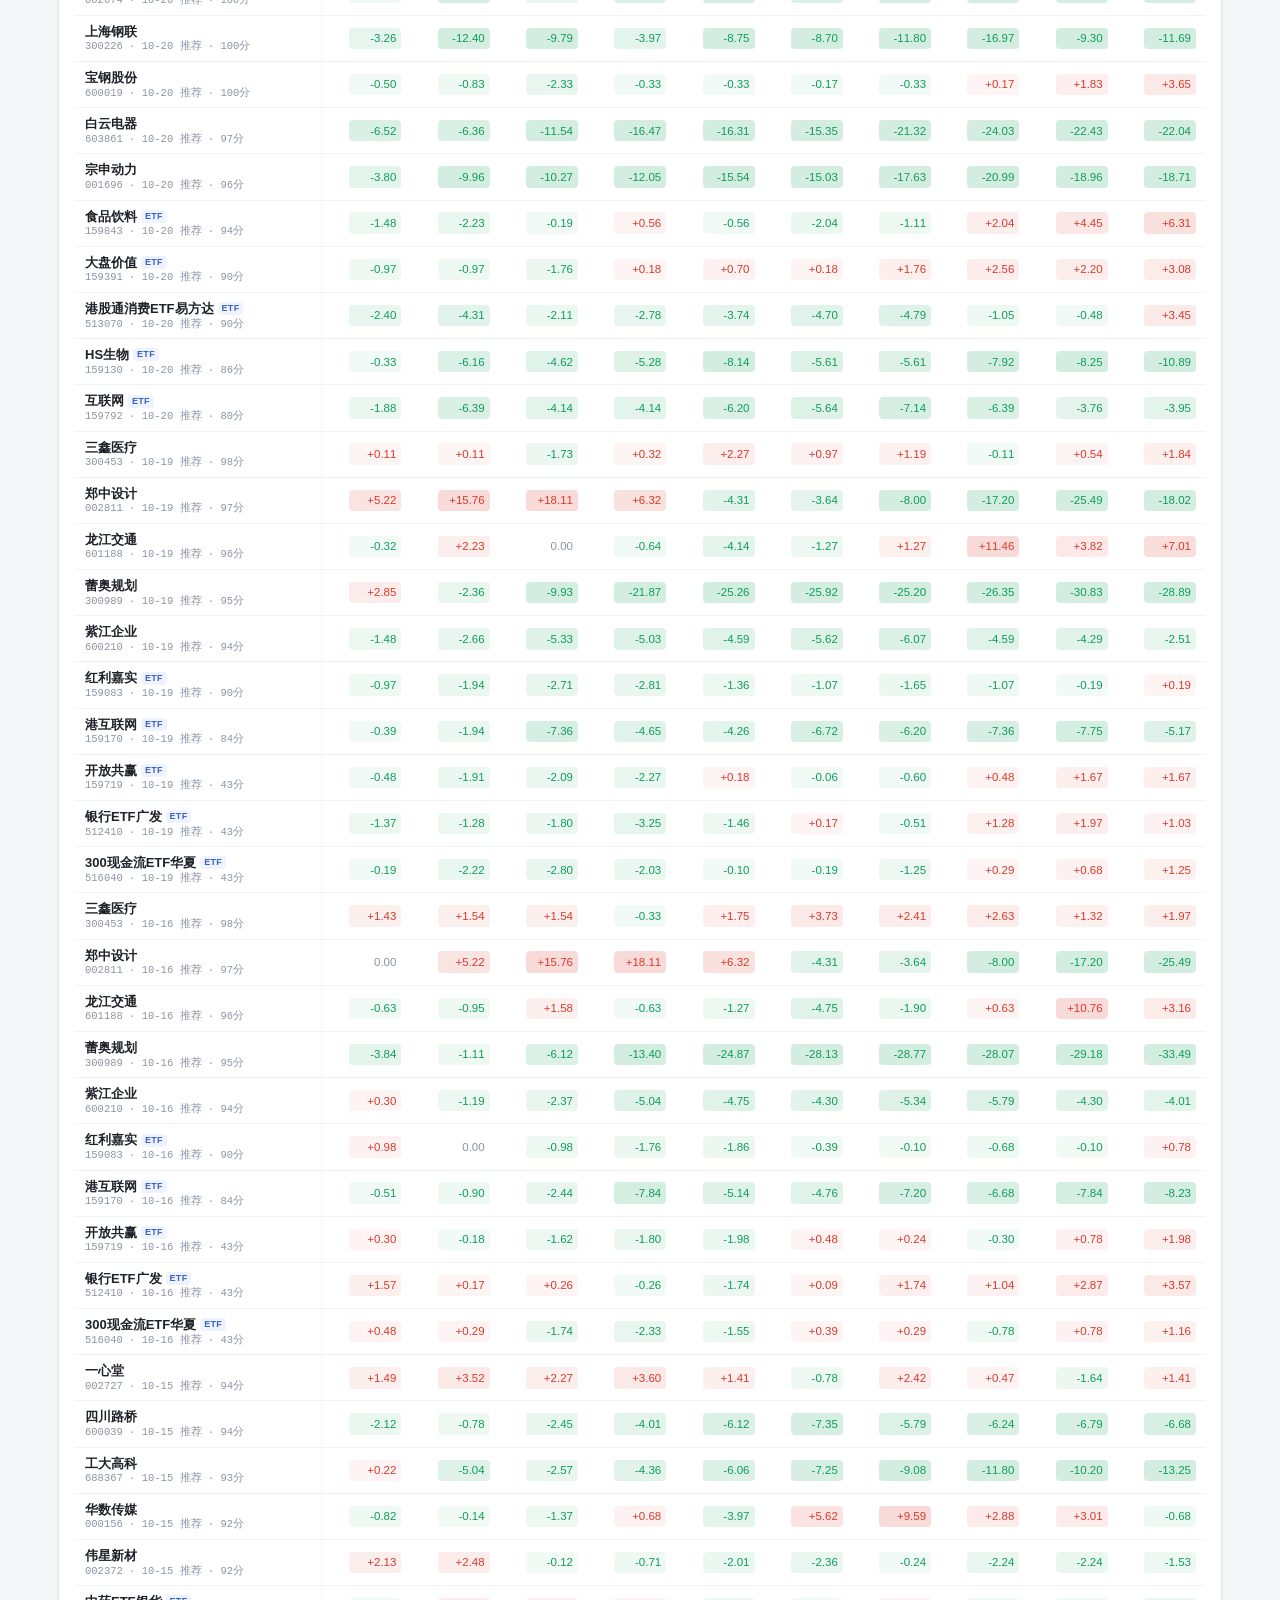
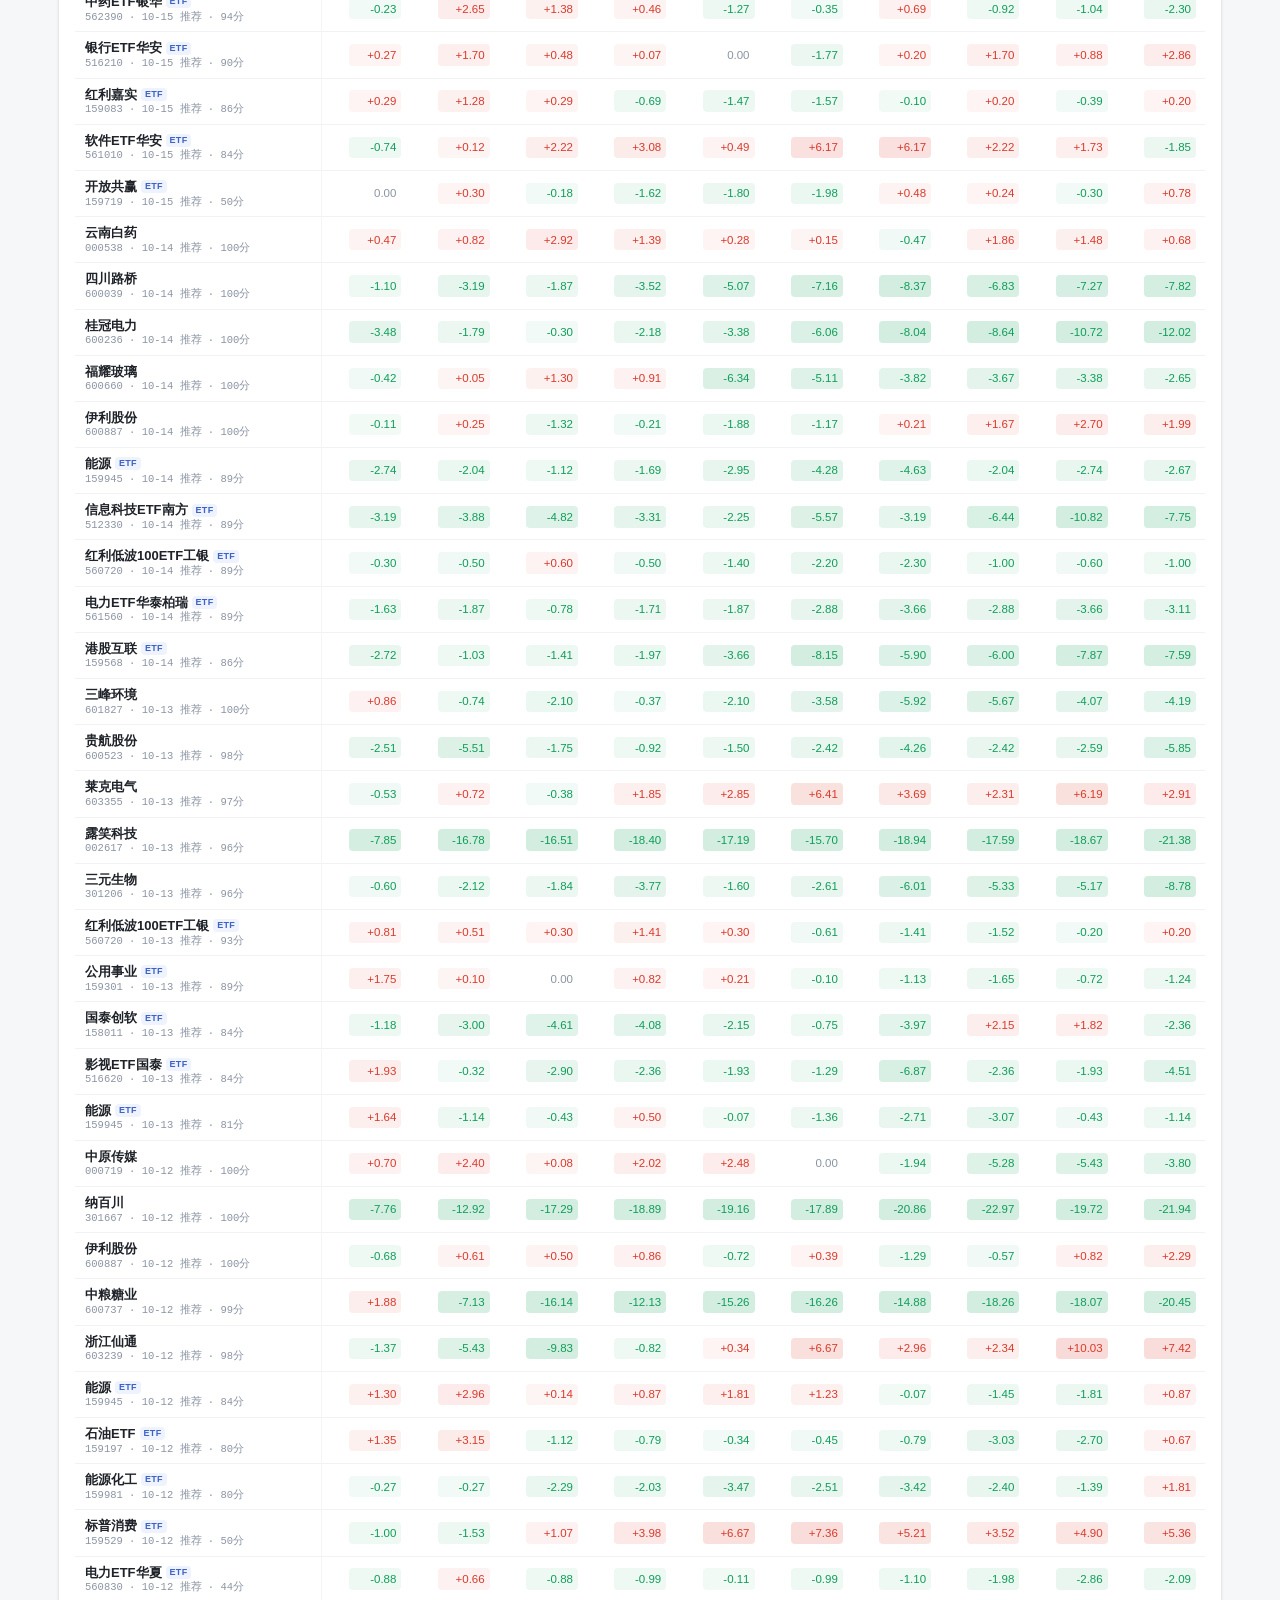
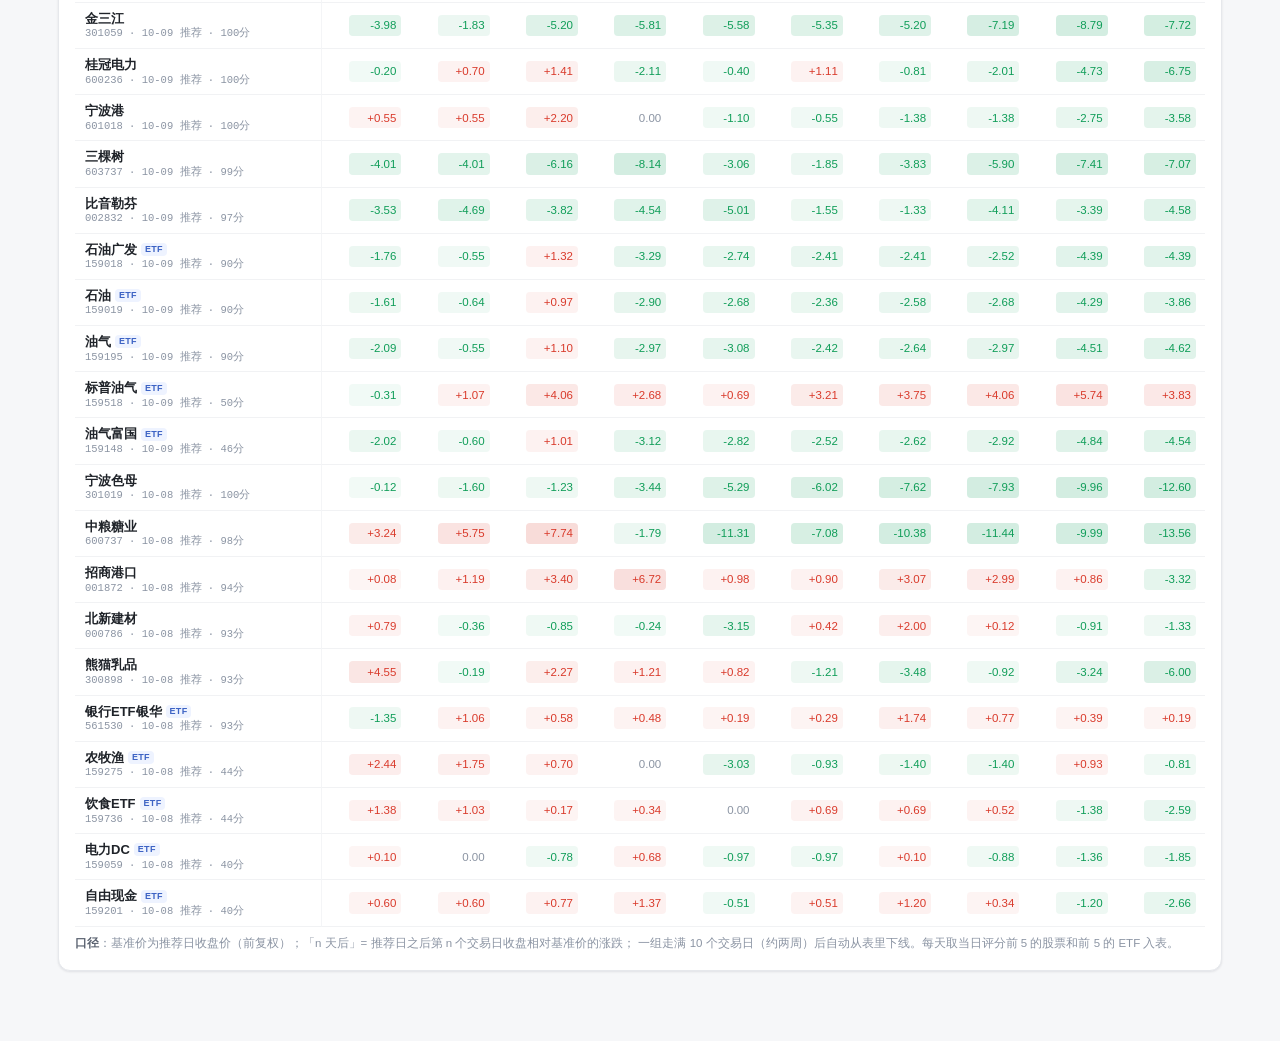
<file: perf.html>
<!DOCTYPE html>
<html lang="zh-CN">
<head>
<meta charset="UTF-8">
<meta name="viewport" content="width=device-width, initial-scale=1.0">
<title>选股跟踪 · 推荐后 1~10 个交易日</title>
<style>
:root{
  --bg:#f6f7f9;--surface:#fff;--border:#e6e8ec;--text:#1f2329;--text-2:#5a6270;--text-3:#8b94a3;
  --up:#d93a2b;--up-bg:rgba(217,58,43,.12);--down:#0f9d58;--down-bg:rgba(15,157,88,.12);
  --blue:#2b6ff0;--blue-soft:#eaf1fe;
  --radius:12px;--shadow:0 1px 3px rgba(16,24,40,.06),0 1px 2px rgba(16,24,40,.04);
  --mono:"SF Mono",ui-monospace,Menlo,Consolas,monospace;
}
*{box-sizing:border-box}
body{margin:0;background:var(--bg);color:var(--text);
  font:14px/1.6 -apple-system,BlinkMacSystemFont,"Segoe UI","PingFang SC","Microsoft YaHei",sans-serif;
  -webkit-font-smoothing:antialiased}
.wrap{max-width:1200px;margin:0 auto;padding:22px 18px 56px}
.top{display:flex;align-items:flex-start;justify-content:space-between;gap:16px;margin-bottom:14px}
h1{font-size:20px;margin:0 0 3px;letter-spacing:-.2px}
.sub{color:var(--text-3);font-size:12.5px;margin:0}
.back{font-size:12.5px;color:var(--text-2);text-decoration:none;border:1px solid var(--border);
  background:#fff;border-radius:8px;padding:6px 11px;white-space:nowrap;transition:.15s}
.back:hover{border-color:#c9ced6;color:var(--text)}
.card{background:var(--surface);border:1px solid var(--border);border-radius:var(--radius);
  box-shadow:var(--shadow);padding:14px 16px 16px;margin-bottom:14px}
.card-head{display:flex;align-items:center;justify-content:space-between;flex-wrap:wrap;gap:10px;margin-bottom:10px}
.card-head h2{font-size:14px;margin:0;font-weight:650;letter-spacing:.1px}
.hint{font-size:11.5px;color:var(--text-3)}
.tools{display:flex;flex-wrap:wrap;gap:8px 14px;align-items:center}
.glabel{font-size:11.5px;color:var(--text-3);margin-right:2px}
.seg{display:inline-flex;background:#eef0f3;border-radius:8px;padding:2px;gap:2px;flex-wrap:wrap}
.seg button{border:0;background:transparent;color:var(--text-2);font-size:12px;
  padding:4px 9px;border-radius:6px;cursor:pointer;font-family:inherit;transition:.15s;white-space:nowrap}
.seg button[aria-pressed="true"]{background:#fff;color:var(--text);font-weight:600;
  box-shadow:0 1px 2px rgba(16,24,40,.1)}
.chart-wrap{position:relative}
svg{display:block;width:100%;height:auto;overflow:visible}
.axis-t{fill:var(--text-3);font-size:10.5px;font-variant-numeric:tabular-nums}
.grid{stroke:#eef0f3;stroke-width:1}
.zero{stroke:#b9bfc9;stroke-width:1;stroke-dasharray:4 3}
.series{fill:none;stroke-width:1.9;stroke-linejoin:round;stroke-linecap:round;
  transition:opacity .15s,stroke-width .15s}
.series.dim{opacity:.10}
.dot{stroke:#fff;stroke-width:1.2}
.tip{position:absolute;pointer-events:none;background:rgba(31,35,41,.94);color:#fff;border-radius:8px;
  padding:8px 10px;font-size:11.5px;line-height:1.55;min-width:132px;opacity:0;transition:opacity .1s;
  z-index:5;box-shadow:0 6px 18px rgba(16,24,40,.22)}
.tip.on{opacity:1}
.tip .hd{font-size:11px;color:#c3c9d4;margin-bottom:4px}
.tip .r{display:flex;justify-content:space-between;gap:10px;font-variant-numeric:tabular-nums}
.tip .r i{display:inline-block;width:7px;height:7px;border-radius:2px;margin-right:5px}
.legend{display:flex;flex-wrap:wrap;gap:5px 8px;margin-top:10px}
.lg{display:inline-flex;align-items:center;gap:6px;font-size:12px;border:1px solid var(--border);
  border-radius:20px;padding:3px 10px 3px 7px;cursor:pointer;background:#fff;transition:.15s;user-select:none}
.lg:hover{border-color:#c9ced6}
.lg.off{opacity:.35}
.lg i{width:8px;height:8px;border-radius:2px;flex:0 0 auto}
.lg b{font-weight:600;font-variant-numeric:tabular-nums}
.tbl-scroll{overflow-x:auto;margin:0 -4px;padding:0 4px 2px}
table{width:100%;border-collapse:separate;border-spacing:0;font-size:12px;font-variant-numeric:tabular-nums}
th,td{padding:0;border-bottom:1px solid #f1f2f4;white-space:nowrap}
thead{position:sticky;top:0;z-index:3;background:#fff}
thead th{background:#fff;font-size:11px;color:var(--text-3);
  font-weight:600;padding:6px 0;text-align:center;border-bottom:1px solid var(--border)}
thead th.grp-h{color:var(--text-2);border-bottom:1px dashed #eceef2}
thead th.corner{text-align:left;padding-left:10px;position:sticky;left:0;z-index:4;
  border-right:1px solid #f4f5f7;font-size:12px;color:var(--text)}
td.nm{position:sticky;left:0;background:#fff;z-index:2;text-align:left;padding:7px 12px 7px 10px;
  border-right:1px solid #f4f5f7;min-width:170px;max-width:230px}
tbody tr:hover td{background:#fafbfd}
tbody tr:hover td.nm{background:#fafbfd}
.nm-l1{display:flex;align-items:center;gap:4px;line-height:1.35}
.nm-l2{font-size:10.5px;color:var(--text-3);line-height:1.3;font-family:var(--mono)}
.nm-n{font-size:13px;font-weight:600;color:var(--text)}
.chip{display:inline-block;font-size:9px;line-height:1;padding:2px 4px;border-radius:4px;
  background:#eef1f6;color:#5b6472;font-weight:600;letter-spacing:.3px}
.chip.etf{background:#eef3ff;color:#3d63c4}
.chip.stk{background:#f4f0fb;color:#7b4fc4}
td.v{text-align:right;padding:7px 9px;min-width:62px;font-size:11.5px;color:var(--text-3)}
td.v span{display:inline-block;padding:1.5px 5px;border-radius:4px;min-width:52px;text-align:right}
td.v .u{color:var(--up)}
td.v .d{color:var(--down)}
td.v .z{color:var(--text-3)}
tr.grp td{background:#f7f8fa;border-bottom:1px solid #e9ebef;padding:0}
tr.grp .gi{position:sticky;left:0;display:inline-flex;align-items:center;gap:8px;
  padding:6px 10px;font-size:11.5px;color:var(--text-2)}
tr.grp .gi b{font-size:12.5px;color:var(--text)}
tr.grp .gi .k{color:var(--text-3)}
.u{color:var(--up)}.d{color:var(--down)}.z{color:var(--text-3)}
.empty{padding:26px 10px;text-align:center;color:var(--text-3);font-size:12.5px}
.note{color:var(--text-3);font-size:11.5px;line-height:1.85;margin-top:4px}
.note b{color:var(--text-2);font-weight:600}
@media(max-width:640px){
  .wrap{padding:16px 12px 40px}
  h1{font-size:18px}
  .card{padding:12px 10px 12px}
  td.nm{min-width:120px;max-width:150px;padding:5px 7px}
  td.v{min-width:54px;padding:5px 5px}
  td.v span{min-width:46px;font-size:10.5px;padding:1px 3px}
}
</style>
</head>
<body>
<div class="wrap">
  <div class="top">
    <div>
      <h1>选股跟踪表</h1>
      <p class="sub" id="sub"></p>
    </div>
    <a class="back" href="index.html">← 选股主页</a>
  </div>

  <section class="card">
    <div class="card-head">
      <h2>累计涨跌走势</h2>
      <div class="tools">
        <span class="glabel">推荐日</span>
        <div class="seg" id="dateSeg"></div>
        <div class="seg" id="typeSeg">
          <button data-type="all" aria-pressed="true">全部</button>
          <button data-type="stock" aria-pressed="false">股票</button>
          <button data-type="etf" aria-pressed="false">ETF</button>
        </div>
      </div>
    </div>
    <div class="chart-wrap" id="chartWrap">
      <svg id="chart" viewBox="0 0 1000 360" preserveAspectRatio="xMinYMin meet"></svg>
      <div class="tip" id="tip"></div>
    </div>
    <div class="legend" id="legend"></div>
  </section>

  <section class="card">
    <div class="card-head">
      <h2>跟踪明细</h2>
      <span class="hint">单位 %，红涨绿跌 · 「·」= 还没走到那天 · 推荐日列在名称下方</span>
    </div>
    <div class="tbl-scroll">
      <table id="tbl">
        <thead id="thead"></thead>
        <tbody id="tbody"></tbody>
      </table>
    </div>
    <div class="note">
      <b>口径</b>：基准价为推荐日收盘价（前复权）；「n 天后」= 推荐日之后第 n 个交易日收盘相对基准价的涨跌；
      一组走满 10 个交易日（约两周）后自动从表里下线。每天取当日评分前 5 的股票和前 5 的 ETF 入表。
    </div>
  </section>
</div>

<script>
const DATA = {"dates":["2026-11-06","2026-11-05","2026-11-04","2026-11-02","2026-10-30","2026-10-29","2026-10-28","2026-10-27","2026-10-26","2026-10-23","2026-10-22","2026-10-21","2026-10-20","2026-10-19","2026-10-16","2026-10-15","2026-10-14","2026-10-13","2026-10-12","2026-10-09","2026-10-08"],"groups":{"2026-11-06":{"base_date":"2026-11-06","rows":[{"code":"002985","name":"北摩高科","type":"stock","score":90,"tags":["30分3买","5分2买"],"base_price":29.4,"rets":{},"done_days":0},{"code":"300751","name":"迈为股份","type":"stock","score":88,"tags":["30分3买","5分1买"],"base_price":161.0,"rets":{},"done_days":0},{"code":"300784","name":"利安科技","type":"stock","score":86,"tags":["30分3买","5分3买"],"base_price":40.42,"rets":{},"done_days":0},{"code":"001360","name":"南矿集团","type":"stock","score":85,"tags":["30分3买","5分3买"],"base_price":18.15,"rets":{},"done_days":0},{"code":"300413","name":"芒果超媒","type":"stock","score":79,"tags":["30分3买","5分3买"],"base_price":34.83,"rets":{},"done_days":0},{"code":"517200","name":"互联网ETF嘉实","type":"etf","score":82,"tags":["30分3买","5分1买"],"base_price":0.559,"rets":{},"done_days":0},{"code":"561920","name":"疫苗ETF招商","type":"etf","score":82,"tags":["30分3买","5分3买"],"base_price":0.621,"rets":{},"done_days":0},{"code":"510670","name":"上证180ETF华夏","type":"etf","score":81,"tags":["30分3买","5分2买"],"base_price":0.935,"rets":{},"done_days":0},{"code":"159792","name":"港股通互联网ETF富国","type":"etf","score":80,"tags":["30分3买","5分3买"],"base_price":0.549,"rets":{},"done_days":0},{"code":"561650","name":"红利质量ETF汇添富","type":"etf","score":80,"tags":["30分3买","5分3买"],"base_price":0.99,"rets":{},"done_days":0}]},"2026-11-05":{"base_date":"2026-11-05","rows":[{"code":"301121","name":"紫建电子","type":"stock","score":92,"tags":["30分3买","5分1买"],"base_price":40.8,"rets":{"1":-3.75},"done_days":1},{"code":"000975","name":"山金国际","type":"stock","score":91,"tags":["30分2买","5分3买"],"base_price":24.24,"rets":{"1":1.44},"done_days":1},{"code":"300236","name":"上海新阳","type":"stock","score":90,"tags":["30分3买","5分3买"],"base_price":76.83,"rets":{"1":-0.86},"done_days":1},{"code":"688072","name":"拓荆科技","type":"stock","score":90,"tags":["30分3买","5分2买"],"base_price":502.84,"rets":{"1":-1.16},"done_days":1},{"code":"301717","name":"超纯应材","type":"stock","score":88,"tags":["30分3买","5分3买"],"base_price":284.86,"rets":{"1":-7.34},"done_days":1},{"code":"520590","name":"恒生科技ETF鹏华","type":"etf","score":87,"tags":["30分2买","5分3买"],"base_price":0.697,"rets":{"1":-1.58},"done_days":1},{"code":"159152","name":"港股通科技ETF平安","type":"etf","score":85,"tags":["30分2买","5分3买"],"base_price":0.681,"rets":{"1":-1.32},"done_days":1},{"code":"159609","name":"光伏ETF浦银","type":"etf","score":83,"tags":["30分2买","5分3买"],"base_price":0.44,"rets":{"1":-1.14},"done_days":1},{"code":"158032","name":"化工ETF景顺","type":"etf","score":82,"tags":["30分2买","5分3买"],"base_price":0.888,"rets":{"1":-2.14},"done_days":1},{"code":"159692","name":"证券ETF东财","type":"etf","score":80,"tags":["30分3买","5分3买"],"base_price":1.142,"rets":{"1":-1.14},"done_days":1}]},"2026-11-04":{"base_date":"2026-11-04","rows":[{"code":"300724","name":"捷佳伟创","type":"stock","score":100,"tags":["30分3买","5分3买"],"base_price":56.86,"rets":{"1":9.16,"2":5.26},"done_days":2},{"code":"603379","name":"三美股份","type":"stock","score":100,"tags":["30分3买","5分3买"],"base_price":48.55,"rets":{"1":7.06,"2":4.33},"done_days":2},{"code":"000001","name":"平安银行","type":"stock","score":99,"tags":["30分3买","5分2买"],"base_price":11.74,"rets":{"1":-0.85,"2":0.6},"done_days":2},{"code":"002159","name":"三特索道","type":"stock","score":99,"tags":["30分3买","5分2买"],"base_price":13.22,"rets":{"1":2.19,"2":1.36},"done_days":2},{"code":"301327","name":"华宝新能","type":"stock","score":99,"tags":["30分3买","5分3买"],"base_price":42.17,"rets":{"1":3.15,"2":1.97},"done_days":2},{"code":"512980","name":"传媒ETF广发","type":"etf","score":99,"tags":["30分3买","5分3买"],"base_price":0.822,"rets":{"1":3.41,"2":2.31},"done_days":2},{"code":"159510","name":"300价值","type":"etf","score":93,"tags":["30分2买","5分3买"],"base_price":1.237,"rets":{"1":0.65,"2":0.4},"done_days":2},{"code":"159755","name":"电池ETF","type":"etf","score":93,"tags":["30分2买","5分3买"],"base_price":0.777,"rets":{"1":3.6,"2":0.9},"done_days":2},{"code":"515310","name":"沪深300ETF汇添富","type":"etf","score":93,"tags":["30分2买","5分3买"],"base_price":1.246,"rets":{"1":0.16,"2":-1.44},"done_days":2},{"code":"159391","name":"大盘价值","type":"etf","score":89,"tags":["30分3买","5分3买"],"base_price":1.154,"rets":{"1":-0.78,"2":0.0},"done_days":2}]},"2026-11-02":{"base_date":"2026-11-02","rows":[{"code":"601998","name":"中信银行","type":"stock","score":100,"tags":["30分3买","5分3买"],"base_price":9.33,"rets":{"1":-1.71,"2":-3.32,"3":-2.79,"4":-1.93},"done_days":4},{"code":"000900","name":"现代投资","type":"stock","score":98,"tags":["30分2买","5分3买"],"base_price":3.6,"rets":{"1":1.11,"2":1.11,"3":0.28,"4":0.28},"done_days":4},{"code":"002557","name":"洽洽食品","type":"stock","score":98,"tags":["30分2买","5分3买"],"base_price":19.28,"rets":{"1":2.44,"2":0.47,"3":1.71,"4":0.36},"done_days":4},{"code":"601169","name":"北京银行","type":"stock","score":98,"tags":["30分2买","5分3买"],"base_price":5.87,"rets":{"1":-0.17,"2":-0.34,"3":-1.7,"4":-0.17},"done_days":4},{"code":"301606","name":"绿联科技","type":"stock","score":97,"tags":["30分3买","5分3买"],"base_price":53.17,"rets":{"1":1.0,"2":5.76,"3":13.17,"4":10.33},"done_days":4},{"code":"515300","name":"300红利低波ETF嘉实","type":"etf","score":93,"tags":["30分2买","5分3买"],"base_price":1.373,"rets":{"1":1.31,"2":0.22,"3":-0.58,"4":0.8},"done_days":4},{"code":"561700","name":"电力ETF博时","type":"etf","score":78,"tags":["30分2买","5分1买"],"base_price":1.088,"rets":{"1":0.74,"2":0.55,"3":0.64,"4":1.93},"done_days":4},{"code":"159697","name":"油气ETF","type":"etf","score":50,"tags":["30分3买"],"base_price":1.327,"rets":{"1":-2.03,"2":-1.73,"3":-5.12,"4":-6.1},"done_days":4},{"code":"512800","name":"银行ETF华宝","type":"etf","score":50,"tags":["30分3买"],"base_price":0.885,"rets":{"1":-0.56,"2":-1.24,"3":-1.58,"4":-0.9},"done_days":4},{"code":"159502","name":"标普生科","type":"etf","score":46,"tags":["30分3买"],"base_price":1.605,"rets":{"1":-2.99,"2":-0.81,"3":2.06,"4":-4.42},"done_days":4}]},"2026-10-30":{"base_date":"2026-10-30","rows":[{"code":"300832","name":"新产业","type":"stock","score":100,"tags":["30分3买","5分3买"],"base_price":61.87,"rets":{"1":-4.54,"2":3.44,"3":-1.65,"4":-2.78,"5":-2.34},"done_days":5},{"code":"600900","name":"长江电力","type":"stock","score":96,"tags":["30分3买","5分1买"],"base_price":29.74,"rets":{"1":-0.81,"2":0.4,"3":-0.24,"4":-1.55,"5":0.57},"done_days":5},{"code":"300146","name":"汤臣倍健","type":"stock","score":92,"tags":["30分3买","5分1买"],"base_price":9.91,"rets":{"1":3.73,"2":4.84,"3":4.04,"4":5.15,"5":4.84},"done_days":5},{"code":"301080","name":"百普赛斯","type":"stock","score":92,"tags":["30分3买","5分3买"],"base_price":103.5,"rets":{"1":-1.86,"2":-21.2,"3":-8.45,"4":-6.83,"5":-15.83},"done_days":5},{"code":"600436","name":"片仔癀","type":"stock","score":92,"tags":["30分3买","5分2买"],"base_price":128.59,"rets":{"1":-1.24,"2":4.95,"3":2.78,"4":5.24,"5":5.76},"done_days":5},{"code":"159518","name":"标普油气","type":"etf","score":46,"tags":["30分3买"],"base_price":1.466,"rets":{"1":-3.75,"2":-9.41,"3":-12.07,"4":-17.94,"5":-18.62},"done_days":5},{"code":"512730","name":"银行ETF鹏华","type":"etf","score":46,"tags":["30分3买"],"base_price":1.83,"rets":{"1":-0.87,"2":-1.2,"3":-2.08,"4":-2.68,"5":-1.48},"done_days":5},{"code":"158023","name":"红利WJ","type":"etf","score":40,"tags":["5分3买"],"base_price":1.029,"rets":{"1":0.19,"2":1.17,"3":0.49,"4":-0.1,"5":0.78},"done_days":5},{"code":"159728","name":"在线消费","type":"etf","score":40,"tags":["30分2买"],"base_price":0.691,"rets":{"1":6.22,"2":6.22,"3":8.97,"4":13.17,"5":11.14},"done_days":5},{"code":"513230","name":"港股通消费ETF华夏","type":"etf","score":40,"tags":["5分3买"],"base_price":0.812,"rets":{"1":0.74,"2":4.06,"3":3.94,"4":6.9,"5":6.53},"done_days":5}]},"2026-10-29":{"base_date":"2026-10-29","rows":[{"code":"002140","name":"东华科技","type":"stock","score":100,"tags":["30分3买","5分3买"],"base_price":9.3,"rets":{"1":-0.75,"2":1.51,"3":1.18,"4":2.04,"5":2.47,"6":2.69},"done_days":6},{"code":"002337","name":"赛象科技","type":"stock","score":100,"tags":["30分3买","5分3买"],"base_price":5.03,"rets":{"1":-5.77,"2":-7.75,"3":-8.95,"4":-8.95,"5":-6.76,"6":-7.55},"done_days":6},{"code":"300532","name":"今天国际","type":"stock","score":100,"tags":["30分3买","5分3买"],"base_price":7.67,"rets":{"1":-5.87,"2":0.0,"3":-1.04,"4":0.91,"5":0.52,"6":-0.39},"done_days":6},{"code":"600436","name":"片仔癀","type":"stock","score":99,"tags":["30分3买","5分2买"],"base_price":127.38,"rets":{"1":0.95,"2":-0.3,"3":5.95,"4":3.76,"5":6.24,"6":6.77},"done_days":6},{"code":"301179","name":"泽宇智能","type":"stock","score":98,"tags":["30分2买","5分3买"],"base_price":18.13,"rets":{"1":3.97,"2":1.99,"3":1.99,"4":3.59,"5":5.02,"6":2.7},"done_days":6},{"code":"158037","name":"机器人BS","type":"etf","score":87,"tags":["30分3买","5分2买"],"base_price":1.028,"rets":{"1":-4.57,"2":-1.65,"3":-3.4,"4":0.88,"5":2.72,"6":0.1},"done_days":6},{"code":"159941","name":"纳指ETF","type":"etf","score":86,"tags":["30分2买","5分3买"],"base_price":1.69,"rets":{"1":-2.43,"2":-2.19,"3":-4.73,"4":-2.72,"5":-3.25,"6":-6.39},"done_days":6},{"code":"516110","name":"汽车ETF国泰","type":"etf","score":84,"tags":["30分2买","5分1买"],"base_price":1.049,"rets":{"1":-2.19,"2":0.1,"3":0.95,"4":2.29,"5":4.29,"6":2.76},"done_days":6},{"code":"159017","name":"石油工银","type":"etf","score":81,"tags":["30分2买","5分2买"],"base_price":0.911,"rets":{"1":1.1,"2":1.43,"3":-0.11,"4":-0.55,"5":-3.4,"6":-4.39},"done_days":6},{"code":"516020","name":"化工ETF华宝","type":"etf","score":80,"tags":["30分2买","5分1买"],"base_price":0.723,"rets":{"1":-1.11,"2":-0.28,"3":0.83,"4":2.9,"5":5.67,"6":3.46},"done_days":6}]},"2026-10-28":{"base_date":"2026-10-28","rows":[{"code":"000807","name":"云铝股份","type":"stock","score":100,"tags":["30分3买","5分3买"],"base_price":25.02,"rets":{"1":0.28,"2":1.36,"3":-0.24,"4":0.24,"5":1.12,"6":1.12,"7":-2.0},"done_days":7},{"code":"603758","name":"秦安股份","type":"stock","score":100,"tags":["30分3买","5分3买"],"base_price":11.3,"rets":{"1":-10.0,"2":-19.03,"3":-18.67,"4":-20.97,"5":-20.35,"6":-17.79,"7":-19.2},"done_days":7},{"code":"001282","name":"三联锻造","type":"stock","score":99,"tags":["30分3买","5分2买"],"base_price":16.9,"rets":{"1":-1.72,"2":-6.33,"3":-4.02,"4":-8.58,"5":0.59,"6":-0.12,"7":-4.67},"done_days":7},{"code":"600004","name":"白云机场","type":"stock","score":98,"tags":["30分2买","5分3买"],"base_price":7.95,"rets":{"1":-0.13,"2":1.26,"3":3.14,"4":4.15,"5":4.03,"6":3.4,"7":3.4},"done_days":7},{"code":"001233","name":"海安集团","type":"stock","score":97,"tags":["30分3买","5分3买"],"base_price":60.98,"rets":{"1":-7.81,"2":-8.72,"3":-10.25,"4":-7.94,"5":1.26,"6":9.84,"7":8.43},"done_days":7},{"code":"516310","name":"银行ETF易方达","type":"etf","score":89,"tags":["30分2买","5分3买"],"base_price":1.444,"rets":{"1":1.94,"2":2.63,"3":1.73,"4":1.32,"5":0.42,"6":-0.21,"7":0.9},"done_days":7},{"code":"159981","name":"能源化工","type":"etf","score":78,"tags":["30分2买","5分2买"],"base_price":1.932,"rets":{"1":-0.78,"2":0.31,"3":0.47,"4":-0.83,"5":-3.52,"6":-9.16,"7":-6.78},"done_days":7},{"code":"517770","name":"游戏传媒ETF浦银","type":"etf","score":78,"tags":["30分2买","5分1买"],"base_price":0.811,"rets":{"1":-2.1,"2":-5.55,"3":0.62,"4":0.25,"5":2.96,"6":8.14,"7":6.41},"done_days":7},{"code":"159067","name":"绿电","type":"etf","score":44,"tags":["30分2买"],"base_price":1.003,"rets":{"1":0.6,"2":0.2,"3":-0.6,"4":0.1,"5":0.1,"6":0.3,"7":2.39},"done_days":7},{"code":"159881","name":"有色60","type":"etf","score":44,"tags":["30分2买"],"base_price":0.741,"rets":{"1":-1.89,"2":-4.18,"3":-4.45,"4":-4.32,"5":0.67,"6":2.83,"7":-0.27},"done_days":7}]},"2026-10-27":{"base_date":"2026-10-27","rows":[{"code":"001979","name":"招商蛇口","type":"stock","score":100,"tags":["30分3买","5分3买"],"base_price":7.86,"rets":{"1":0.76,"2":2.29,"3":3.56,"4":-0.25,"5":1.4,"6":-2.29,"7":1.02,"8":-0.25},"done_days":8},{"code":"603730","name":"岱美股份","type":"stock","score":100,"tags":["30分3买","5分3买"],"base_price":11.07,"rets":{"1":3.43,"2":-6.87,"3":-7.41,"4":-10.75,"5":-15.81,"6":-17.25,"7":-17.34,"8":-18.7},"done_days":8},{"code":"300484","name":"蓝海华腾","type":"stock","score":97,"tags":["30分3买","5分3买"],"base_price":13.92,"rets":{"1":2.51,"2":-5.1,"3":-13.58,"4":-12.07,"5":-12.28,"6":-10.56,"7":-9.27,"8":-11.78},"done_days":8},{"code":"600628","name":"新世界","type":"stock","score":95,"tags":["30分2买","5分3买"],"base_price":6.5,"rets":{"1":1.23,"2":-1.23,"3":-2.62,"4":-1.54,"5":-0.77,"6":-1.08,"7":-0.15,"8":-1.23},"done_days":8},{"code":"603081","name":"大丰实业","type":"stock","score":92,"tags":["30分3买","5分1买"],"base_price":10.28,"rets":{"1":10.02,"2":9.92,"3":3.6,"4":4.38,"5":9.34,"6":9.73,"7":7.39,"8":4.18},"done_days":8},{"code":"159981","name":"能源化工","type":"etf","score":80,"tags":["30分2买","5分1买"],"base_price":1.924,"rets":{"1":0.42,"2":-0.36,"3":0.73,"4":0.88,"5":-0.42,"6":-3.12,"7":-8.78,"8":-6.39},"done_days":8},{"code":"159669","name":"绿电ETF","type":"etf","score":44,"tags":["30分2买"],"base_price":1.089,"rets":{"1":0.55,"2":1.19,"3":0.18,"4":0.37,"5":1.29,"6":0.92,"7":1.29,"8":2.48},"done_days":8},{"code":"159263","name":"价值ETF","type":"etf","score":37,"tags":["5分3买"],"base_price":1.118,"rets":{"1":0.18,"2":0.36,"3":0.98,"4":1.43,"5":2.77,"6":2.68,"7":2.15,"8":2.24},"done_days":8},{"code":"159652","name":"有色基金","type":"etf","score":37,"tags":["30分2买"],"base_price":1.318,"rets":{"1":0.0,"2":-1.67,"3":-3.72,"4":-4.4,"5":-3.87,"6":1.37,"7":3.34,"8":-0.08},"done_days":8},{"code":"159866","name":"日经ETF","type":"etf","score":35,"tags":["5分2买"],"base_price":1.611,"rets":{"1":2.05,"2":1.99,"3":0.19,"4":0.06,"5":-1.37,"6":-0.93,"7":-2.86,"8":-7.51},"done_days":8}]},"2026-10-26":{"base_date":"2026-10-26","rows":[{"code":"300748","name":"金力永磁","type":"stock","score":97,"tags":["30分3买","5分3买"],"base_price":25.1,"rets":{"1":-4.74,"2":-1.43,"3":-4.66,"4":-6.25,"5":-6.33,"6":-7.05,"7":-3.51,"8":-0.76,"9":-3.98},"done_days":9},{"code":"302132","name":"中航成飞","type":"stock","score":97,"tags":["30分3买","5分3买"],"base_price":67.51,"rets":{"1":-4.44,"2":-5.07,"3":-3.72,"4":-6.86,"5":-5.63,"6":1.82,"7":3.1,"8":4.55,"9":3.69},"done_days":9},{"code":"603766","name":"隆鑫通用","type":"stock","score":97,"tags":["30分3买","5分3买"],"base_price":15.79,"rets":{"1":-4.12,"2":-4.12,"3":-4.18,"4":-5.13,"5":-2.85,"6":0.0,"7":-0.19,"8":2.72,"9":2.53},"done_days":9},{"code":"688213","name":"思特威","type":"stock","score":97,"tags":["30分3买","5分3买"],"base_price":108.69,"rets":{"1":-6.34,"2":-3.67,"3":-7.0,"4":-11.93,"5":-6.27,"6":-3.8,"7":-0.43,"8":2.22,"9":-1.92},"done_days":9},{"code":"301199","name":"迈赫股份","type":"stock","score":95,"tags":["30分3买","5分2买"],"base_price":18.61,"rets":{"1":-2.69,"2":0.05,"3":-6.45,"4":-5.0,"5":-4.41,"6":-4.89,"7":-2.42,"8":-1.45,"9":-4.89},"done_days":9},{"code":"516110","name":"汽车ETF国泰","type":"etf","score":44,"tags":["5分3买"],"base_price":1.055,"rets":{"1":-1.23,"2":1.04,"3":-0.57,"4":-2.75,"5":-0.47,"6":0.38,"7":1.71,"8":3.7,"9":2.18},"done_days":9},{"code":"560390","name":"电网设备ETF易方达","type":"etf","score":39,"tags":["5分2买"],"base_price":0.732,"rets":{"1":-2.19,"2":-0.68,"3":-3.69,"4":-6.42,"5":-4.37,"6":-4.64,"7":-1.5,"8":0.68,"9":-1.23},"done_days":9},{"code":"159020","name":"养殖易","type":"etf","score":37,"tags":["30分2买"],"base_price":0.906,"rets":{"1":-0.44,"2":-1.1,"3":-1.1,"4":-1.66,"5":-0.11,"6":2.65,"7":2.65,"8":4.19,"9":4.53},"done_days":9},{"code":"159228","name":"红利长城","type":"etf","score":37,"tags":["30分2买"],"base_price":1.04,"rets":{"1":0.67,"2":0.19,"3":0.58,"4":1.15,"5":1.83,"6":3.08,"7":2.31,"8":2.02,"9":2.79},"done_days":9},{"code":"159672","name":"主要消费","type":"etf","score":37,"tags":["5分3买"],"base_price":0.633,"rets":{"1":-0.79,"2":-2.21,"3":-1.11,"4":0.95,"5":3.16,"6":5.85,"7":3.95,"8":5.21,"9":5.53},"done_days":9}]},"2026-10-23":{"base_date":"2026-10-23","rows":[{"code":"300815","name":"玉禾田","type":"stock","score":99,"tags":["30分3买","5分2买"],"base_price":16.95,"rets":{"1":-5.43,"2":-5.13,"3":-1.42,"4":-5.13,"5":-6.9,"6":-3.3,"7":-5.07,"8":-3.48,"9":-2.48,"10":-5.07},"done_days":10},{"code":"002376","name":"新北洋","type":"stock","score":96,"tags":["30分3买","5分2买"],"base_price":7.8,"rets":{"1":-2.56,"2":1.28,"3":-2.82,"4":-2.44,"5":-2.95,"6":-4.74,"7":-2.05,"8":-5.9,"9":-6.03,"10":-14.49},"done_days":10},{"code":"300748","name":"金力永磁","type":"stock","score":95,"tags":["30分3买","5分2买"],"base_price":25.67,"rets":{"1":-2.22,"2":-6.86,"3":-3.62,"4":-6.78,"5":-8.34,"6":-8.41,"7":-9.12,"8":-5.65,"9":-2.96,"10":-6.12},"done_days":10},{"code":"688615","name":"合合信息","type":"stock","score":95,"tags":["30分3买","5分2买"],"base_price":95.02,"rets":{"1":1.54,"2":-2.59,"3":-1.83,"4":-3.64,"5":-4.03,"6":2.3,"7":2.27,"8":4.19,"9":8.19,"10":6.13},"done_days":10},{"code":"300760","name":"迈瑞医疗","type":"stock","score":94,"tags":["30分3买","5分3买"],"base_price":177.3,"rets":{"1":3.63,"2":0.28,"3":-1.13,"4":0.96,"5":2.51,"6":1.12,"7":4.83,"8":2.09,"9":3.83,"10":3.86},"done_days":10},{"code":"159020","name":"养殖易","type":"etf","score":40,"tags":["30分2买"],"base_price":0.911,"rets":{"1":-0.55,"2":-0.99,"3":-1.65,"4":-1.65,"5":-2.2,"6":-0.66,"7":2.09,"8":2.09,"9":3.62,"10":3.95},"done_days":10},{"code":"159039","name":"ROBOTETF","type":"etf","score":40,"tags":["30分3买"],"base_price":0.824,"rets":{"1":-1.21,"2":-3.88,"3":1.33,"4":-2.18,"5":-5.58,"6":-3.16,"7":-5.7,"8":0.12,"9":2.43,"10":-0.36},"done_days":10},{"code":"159050","name":"机器人GF","type":"etf","score":40,"tags":["30分3买"],"base_price":0.845,"rets":{"1":-1.42,"2":-4.38,"3":0.95,"4":-2.25,"5":-5.68,"6":-3.43,"7":-5.92,"8":-0.24,"9":2.01,"10":-0.59},"done_days":10},{"code":"159985","name":"豆粕ETF","type":"etf","score":40,"tags":["5分3买"],"base_price":2.229,"rets":{"1":-1.79,"2":-2.87,"3":-2.42,"4":-3.41,"5":-3.41,"6":-2.38,"7":-3.14,"8":-5.02,"9":-4.58,"10":-5.47},"done_days":10},{"code":"561450","name":"红利低波50ETF华泰柏瑞","type":"etf","score":40,"tags":["30分3买"],"base_price":0.988,"rets":{"1":1.52,"2":1.92,"3":1.52,"4":2.43,"5":3.54,"6":3.54,"7":4.55,"8":3.34,"9":2.63,"10":3.95},"done_days":10}]},"2026-10-22":{"base_date":"2026-10-22","rows":[{"code":"300660","name":"江苏雷利","type":"stock","score":100,"tags":["30分3买","5分3买"],"base_price":24.25,"rets":{"1":6.52,"2":0.95,"3":1.44,"4":5.4,"5":-1.03,"6":-3.22,"7":-1.86,"8":-3.3,"9":0.82,"10":-7.22},"done_days":10},{"code":"300815","name":"玉禾田","type":"stock","score":100,"tags":["30分3买","5分3买"],"base_price":15.75,"rets":{"1":7.62,"2":1.78,"3":2.1,"4":6.1,"5":2.1,"6":0.19,"7":4.06,"8":2.16,"9":3.87,"10":4.95},"done_days":10},{"code":"301608","name":"博实结","type":"stock","score":96,"tags":["30分3买","5分1买"],"base_price":53.17,"rets":{"1":5.28,"2":6.83,"3":-2.01,"4":3.4,"5":-3.71,"6":-8.07,"7":-6.06,"8":-11.0,"9":-8.18,"10":-2.24},"done_days":10},{"code":"600486","name":"扬农化工","type":"stock","score":96,"tags":["30分3买","5分1买"],"base_price":52.33,"rets":{"1":1.76,"2":-1.15,"3":1.3,"4":1.07,"5":4.09,"6":4.43,"7":6.99,"8":9.29,"9":7.59,"10":7.66},"done_days":10},{"code":"603025","name":"大豪科技","type":"stock","score":96,"tags":["30分3买","5分1买"],"base_price":13.51,"rets":{"1":3.33,"2":1.7,"3":-2.59,"4":2.29,"5":0.67,"6":-9.4,"7":-10.73,"8":-11.03,"9":-9.18,"10":-7.85},"done_days":10},{"code":"589420","name":"科创芯片设计ETF永赢","type":"etf","score":84,"tags":["30分2买","5分1买"],"base_price":0.607,"rets":{"1":4.12,"2":1.65,"3":-2.8,"4":1.81,"5":-4.45,"6":-9.06,"7":-7.58,"8":-12.52,"9":-2.47,"10":-2.47},"done_days":10},{"code":"515400","name":"大数据ETF富国","type":"etf","score":50,"tags":["30分3买"],"base_price":0.75,"rets":{"1":4.53,"2":4.13,"3":0.13,"4":2.0,"5":-1.73,"6":-6.53,"7":-2.4,"8":-4.13,"9":-0.13,"10":3.47},"done_days":10},{"code":"589380","name":"科创人工智能ETF富国","type":"etf","score":50,"tags":["30分3买"],"base_price":1.226,"rets":{"1":5.87,"2":3.83,"3":-1.14,"4":0.9,"5":-3.26,"6":-8.16,"7":-4.98,"8":-8.73,"9":-0.82,"10":2.12},"done_days":10},{"code":"159228","name":"红利长城","type":"etf","score":46,"tags":["30分3买"],"base_price":1.026,"rets":{"1":-0.19,"2":1.36,"3":2.05,"4":1.56,"5":1.95,"6":2.53,"7":3.22,"8":4.48,"9":3.7,"10":3.41},"done_days":10},{"code":"159165","name":"养殖产业","type":"etf","score":44,"tags":["30分2买"],"base_price":0.863,"rets":{"1":-0.46,"2":-1.27,"3":-1.39,"4":-2.43,"5":-1.97,"6":-2.55,"7":-1.16,"8":1.85,"9":1.62,"10":3.24},"done_days":10}]},"2026-10-21":{"base_date":"2026-10-21","rows":[{"code":"600557","name":"康缘药业","type":"stock","score":100,"tags":["30分3买","5分3买"],"base_price":12.69,"rets":{"1":-2.05,"2":-1.5,"3":-0.79,"4":-3.78,"5":-3.15,"6":-4.49,"7":-3.15,"8":-1.58,"9":0.08,"10":0.71},"done_days":10},{"code":"300096","name":"易联众","type":"stock","score":97,"tags":["30分3买","5分3买"],"base_price":10.38,"rets":{"1":-2.41,"2":-2.89,"3":-6.07,"4":-12.14,"5":-12.14,"6":-12.04,"7":-17.73,"8":-16.96,"9":-19.46,"10":-16.47},"done_days":10},{"code":"603368","name":"柳药集团","type":"stock","score":97,"tags":["30分3买","5分3买"],"base_price":16.82,"rets":{"1":0.0,"2":0.65,"3":1.72,"4":-1.49,"5":-3.63,"6":-6.3,"7":-0.83,"8":6.12,"9":6.24,"10":-0.18},"done_days":10},{"code":"300508","name":"维宏股份","type":"stock","score":96,"tags":["30分3买","5分1买"],"base_price":33.19,"rets":{"1":-1.11,"2":2.71,"3":17.11,"4":17.81,"5":22.93,"6":9.91,"7":10.27,"8":32.33,"9":25.16,"10":39.68},"done_days":10},{"code":"301261","name":"恒工精密","type":"stock","score":96,"tags":["30分3买","5分1买"],"base_price":49.89,"rets":{"1":0.94,"2":7.38,"3":4.77,"4":5.05,"5":26.06,"6":21.57,"7":27.86,"8":28.9,"9":27.2,"10":38.04},"done_days":10},{"code":"561450","name":"红利低波50ETF华泰柏瑞","type":"etf","score":90,"tags":["30分3买","5分1买"],"base_price":0.997,"rets":{"1":-0.3,"2":-0.9,"3":0.6,"4":1.0,"5":0.6,"6":1.5,"7":2.61,"8":2.61,"9":3.61,"10":2.41},"done_days":10},{"code":"159165","name":"养殖产业","type":"etf","score":89,"tags":["30分2买","5分3买"],"base_price":0.863,"rets":{"1":0.0,"2":-0.46,"3":-1.27,"4":-1.39,"5":-2.43,"6":-1.97,"7":-2.55,"8":-1.16,"9":1.85,"10":1.62},"done_days":10},{"code":"560710","name":"船舶ETF富国","type":"etf","score":84,"tags":["30分2买","5分1买"],"base_price":0.91,"rets":{"1":-1.54,"2":0.44,"3":-0.33,"4":-2.2,"5":-2.42,"6":-2.31,"7":-5.05,"8":-3.85,"9":-2.64,"10":-1.1},"done_days":10},{"code":"159039","name":"ROBOTETF","type":"etf","score":46,"tags":["30分3买"],"base_price":0.761,"rets":{"1":0.0,"2":8.28,"3":6.96,"4":4.07,"5":9.72,"6":5.91,"7":2.23,"8":4.86,"9":2.1,"10":8.41},"done_days":10},{"code":"159050","name":"机器人GF","type":"etf","score":46,"tags":["30分3买"],"base_price":0.776,"rets":{"1":0.26,"2":8.89,"3":7.35,"4":4.12,"5":9.92,"6":6.44,"7":2.71,"8":5.15,"9":2.45,"10":8.63},"done_days":10}]},"2026-10-20":{"base_date":"2026-10-20","rows":[{"code":"002674","name":"兴业科技","type":"stock","score":100,"tags":["30分3买","5分3买"],"base_price":22.06,"rets":{"1":-1.63,"2":-8.84,"3":-2.67,"4":-6.53,"5":-10.34,"6":-6.17,"7":-13.15,"8":-21.85,"9":-21.26,"10":-24.48},"done_days":10},{"code":"300226","name":"上海钢联","type":"stock","score":100,"tags":["30分3买","5分3买"],"base_price":18.39,"rets":{"1":-3.26,"2":-12.4,"3":-9.79,"4":-3.97,"5":-8.75,"6":-8.7,"7":-11.8,"8":-16.97,"9":-9.3,"10":-11.69},"done_days":10},{"code":"600019","name":"宝钢股份","type":"stock","score":100,"tags":["30分3买","5分3买"],"base_price":6.02,"rets":{"1":-0.5,"2":-0.83,"3":-2.33,"4":-0.33,"5":-0.33,"6":-0.17,"7":-0.33,"8":0.17,"9":1.83,"10":3.65},"done_days":10},{"code":"603861","name":"白云电器","type":"stock","score":97,"tags":["30分3买","5分3买"],"base_price":12.57,"rets":{"1":-6.52,"2":-6.36,"3":-11.54,"4":-16.47,"5":-16.31,"6":-15.35,"7":-21.32,"8":-24.03,"9":-22.43,"10":-22.04},"done_days":10},{"code":"001696","name":"宗申动力","type":"stock","score":96,"tags":["30分3买","5分1买"],"base_price":15.77,"rets":{"1":-3.8,"2":-9.96,"3":-10.27,"4":-12.05,"5":-15.54,"6":-15.03,"7":-17.63,"8":-20.99,"9":-18.96,"10":-18.71},"done_days":10},{"code":"159843","name":"食品饮料","type":"etf","score":94,"tags":["30分3买","5分2买"],"base_price":0.539,"rets":{"1":-1.48,"2":-2.23,"3":-0.19,"4":0.56,"5":-0.56,"6":-2.04,"7":-1.11,"8":2.04,"9":4.45,"10":6.31},"done_days":10},{"code":"159391","name":"大盘价值","type":"etf","score":90,"tags":["30分3买","5分2买"],"base_price":1.135,"rets":{"1":-0.97,"2":-0.97,"3":-1.76,"4":0.18,"5":0.7,"6":0.18,"7":1.76,"8":2.56,"9":2.2,"10":3.08},"done_days":10},{"code":"513070","name":"港股通消费ETF易方达","type":"etf","score":90,"tags":["30分3买","5分1买"],"base_price":1.043,"rets":{"1":-2.4,"2":-4.31,"3":-2.11,"4":-2.78,"5":-3.74,"6":-4.7,"7":-4.79,"8":-1.05,"9":-0.48,"10":3.45},"done_days":10},{"code":"159130","name":"HS生物","type":"etf","score":86,"tags":["30分2买","5分3买"],"base_price":0.909,"rets":{"1":-0.33,"2":-6.16,"3":-4.62,"4":-5.28,"5":-8.14,"6":-5.61,"7":-5.61,"8":-7.92,"9":-8.25,"10":-10.89},"done_days":10},{"code":"159792","name":"互联网","type":"etf","score":80,"tags":["30分2买","5分1买"],"base_price":0.532,"rets":{"1":-1.88,"2":-6.39,"3":-4.14,"4":-4.14,"5":-6.2,"6":-5.64,"7":-7.14,"8":-6.39,"9":-3.76,"10":-3.95},"done_days":10}]},"2026-10-19":{"base_date":"2026-10-19","rows":[{"code":"300453","name":"三鑫医疗","type":"stock","score":98,"tags":["30分2买","5分3买"],"base_price":9.25,"rets":{"1":0.11,"2":0.11,"3":-1.73,"4":0.32,"5":2.27,"6":0.97,"7":1.19,"8":-0.11,"9":0.54,"10":1.84},"done_days":10},{"code":"002811","name":"郑中设计","type":"stock","score":97,"tags":["30分3买","5分3买"],"base_price":20.87,"rets":{"1":5.22,"2":15.76,"3":18.11,"4":6.32,"5":-4.31,"6":-3.64,"7":-8.0,"8":-17.2,"9":-25.49,"10":-18.02},"done_days":10},{"code":"601188","name":"龙江交通","type":"stock","score":96,"tags":["30分3买","5分1买"],"base_price":3.14,"rets":{"1":-0.32,"2":2.23,"3":0.0,"4":-0.64,"5":-4.14,"6":-1.27,"7":1.27,"8":11.46,"9":3.82,"10":7.01},"done_days":10},{"code":"300989","name":"蕾奥规划","type":"stock","score":95,"tags":["30分3买","5分3买"],"base_price":16.51,"rets":{"1":2.85,"2":-2.36,"3":-9.93,"4":-21.87,"5":-25.26,"6":-25.92,"7":-25.2,"8":-26.35,"9":-30.83,"10":-28.89},"done_days":10},{"code":"600210","name":"紫江企业","type":"stock","score":94,"tags":["30分2买","5分3买"],"base_price":6.76,"rets":{"1":-1.48,"2":-2.66,"3":-5.33,"4":-5.03,"5":-4.59,"6":-5.62,"7":-6.07,"8":-4.59,"9":-4.29,"10":-2.51},"done_days":10},{"code":"159083","name":"红利嘉实","type":"etf","score":90,"tags":["30分3买","5分2买"],"base_price":1.032,"rets":{"1":-0.97,"2":-1.94,"3":-2.71,"4":-2.81,"5":-1.36,"6":-1.07,"7":-1.65,"8":-1.07,"9":-0.19,"10":0.19},"done_days":10},{"code":"159170","name":"港互联网","type":"etf","score":84,"tags":["30分2买","5分2买"],"base_price":0.774,"rets":{"1":-0.39,"2":-1.94,"3":-7.36,"4":-4.65,"5":-4.26,"6":-6.72,"7":-6.2,"8":-7.36,"9":-7.75,"10":-5.17},"done_days":10},{"code":"159719","name":"开放共赢","type":"etf","score":43,"tags":["30分3买"],"base_price":1.675,"rets":{"1":-0.48,"2":-1.91,"3":-2.09,"4":-2.27,"5":0.18,"6":-0.06,"7":-0.6,"8":0.48,"9":1.67,"10":1.67},"done_days":10},{"code":"512410","name":"银行ETF广发","type":"etf","score":43,"tags":["30分3买"],"base_price":1.168,"rets":{"1":-1.37,"2":-1.28,"3":-1.8,"4":-3.25,"5":-1.46,"6":0.17,"7":-0.51,"8":1.28,"9":1.97,"10":1.03},"done_days":10},{"code":"516040","name":"300现金流ETF华夏","type":"etf","score":43,"tags":["30分3买"],"base_price":1.037,"rets":{"1":-0.19,"2":-2.22,"3":-2.8,"4":-2.03,"5":-0.1,"6":-0.19,"7":-1.25,"8":0.29,"9":0.68,"10":1.25},"done_days":10}]},"2026-10-16":{"base_date":"2026-10-16","rows":[{"code":"300453","name":"三鑫医疗","type":"stock","score":98,"tags":["30分2买","5分3买"],"base_price":9.12,"rets":{"1":1.43,"2":1.54,"3":1.54,"4":-0.33,"5":1.75,"6":3.73,"7":2.41,"8":2.63,"9":1.32,"10":1.97},"done_days":10},{"code":"002811","name":"郑中设计","type":"stock","score":97,"tags":["30分3买","5分3买"],"base_price":20.87,"rets":{"1":0.0,"2":5.22,"3":15.76,"4":18.11,"5":6.32,"6":-4.31,"7":-3.64,"8":-8.0,"9":-17.2,"10":-25.49},"done_days":10},{"code":"601188","name":"龙江交通","type":"stock","score":96,"tags":["30分3买","5分1买"],"base_price":3.16,"rets":{"1":-0.63,"2":-0.95,"3":1.58,"4":-0.63,"5":-1.27,"6":-4.75,"7":-1.9,"8":0.63,"9":10.76,"10":3.16},"done_days":10},{"code":"300989","name":"蕾奥规划","type":"stock","score":95,"tags":["30分3买","5分3买"],"base_price":17.17,"rets":{"1":-3.84,"2":-1.11,"3":-6.12,"4":-13.4,"5":-24.87,"6":-28.13,"7":-28.77,"8":-28.07,"9":-29.18,"10":-33.49},"done_days":10},{"code":"600210","name":"紫江企业","type":"stock","score":94,"tags":["30分2买","5分3买"],"base_price":6.74,"rets":{"1":0.3,"2":-1.19,"3":-2.37,"4":-5.04,"5":-4.75,"6":-4.3,"7":-5.34,"8":-5.79,"9":-4.3,"10":-4.01},"done_days":10},{"code":"159083","name":"红利嘉实","type":"etf","score":90,"tags":["30分3买","5分2买"],"base_price":1.022,"rets":{"1":0.98,"2":0.0,"3":-0.98,"4":-1.76,"5":-1.86,"6":-0.39,"7":-0.1,"8":-0.68,"9":-0.1,"10":0.78},"done_days":10},{"code":"159170","name":"港互联网","type":"etf","score":84,"tags":["30分2买","5分2买"],"base_price":0.778,"rets":{"1":-0.51,"2":-0.9,"3":-2.44,"4":-7.84,"5":-5.14,"6":-4.76,"7":-7.2,"8":-6.68,"9":-7.84,"10":-8.23},"done_days":10},{"code":"159719","name":"开放共赢","type":"etf","score":43,"tags":["30分3买"],"base_price":1.67,"rets":{"1":0.3,"2":-0.18,"3":-1.62,"4":-1.8,"5":-1.98,"6":0.48,"7":0.24,"8":-0.3,"9":0.78,"10":1.98},"done_days":10},{"code":"512410","name":"银行ETF广发","type":"etf","score":43,"tags":["30分3买"],"base_price":1.15,"rets":{"1":1.57,"2":0.17,"3":0.26,"4":-0.26,"5":-1.74,"6":0.09,"7":1.74,"8":1.04,"9":2.87,"10":3.57},"done_days":10},{"code":"516040","name":"300现金流ETF华夏","type":"etf","score":43,"tags":["30分3买"],"base_price":1.032,"rets":{"1":0.48,"2":0.29,"3":-1.74,"4":-2.33,"5":-1.55,"6":0.39,"7":0.29,"8":-0.78,"9":0.78,"10":1.16},"done_days":10}]},"2026-10-15":{"base_date":"2026-10-15","rows":[{"code":"002727","name":"一心堂","type":"stock","score":94,"tags":["30分3买","5分3买"],"base_price":12.79,"rets":{"1":1.49,"2":3.52,"3":2.27,"4":3.6,"5":1.41,"6":-0.78,"7":2.42,"8":0.47,"9":-1.64,"10":1.41},"done_days":10},{"code":"600039","name":"四川路桥","type":"stock","score":94,"tags":["30分3买","5分3买"],"base_price":8.98,"rets":{"1":-2.12,"2":-0.78,"3":-2.45,"4":-4.01,"5":-6.12,"6":-7.35,"7":-5.79,"8":-6.24,"9":-6.79,"10":-6.68},"done_days":10},{"code":"688367","name":"工大高科","type":"stock","score":93,"tags":["30分2买","5分3买"],"base_price":31.18,"rets":{"1":0.22,"2":-5.04,"3":-2.57,"4":-4.36,"5":-6.06,"6":-7.25,"7":-9.08,"8":-11.8,"9":-10.2,"10":-13.25},"done_days":10},{"code":"000156","name":"华数传媒","type":"stock","score":92,"tags":["30分3买","5分1买"],"base_price":7.3,"rets":{"1":-0.82,"2":-0.14,"3":-1.37,"4":0.68,"5":-3.97,"6":5.62,"7":9.59,"8":2.88,"9":3.01,"10":-0.68},"done_days":10},{"code":"002372","name":"伟星新材","type":"stock","score":92,"tags":["30分3买","5分1买"],"base_price":8.47,"rets":{"1":2.13,"2":2.48,"3":-0.12,"4":-0.71,"5":-2.01,"6":-2.36,"7":-0.24,"8":-2.24,"9":-2.24,"10":-1.53},"done_days":10},{"code":"562390","name":"中药ETF银华","type":"etf","score":94,"tags":["30分3买","5分2买"],"base_price":0.869,"rets":{"1":-0.23,"2":2.65,"3":1.38,"4":0.46,"5":-1.27,"6":-0.35,"7":0.69,"8":-0.92,"9":-1.04,"10":-2.3},"done_days":10},{"code":"516210","name":"银行ETF华安","type":"etf","score":90,"tags":["30分3买","5分1买"],"base_price":1.471,"rets":{"1":0.27,"2":1.7,"3":0.48,"4":0.07,"5":0.0,"6":-1.77,"7":0.2,"8":1.7,"9":0.88,"10":2.86},"done_days":10},{"code":"159083","name":"红利嘉实","type":"etf","score":86,"tags":["30分3买","5分1买"],"base_price":1.019,"rets":{"1":0.29,"2":1.28,"3":0.29,"4":-0.69,"5":-1.47,"6":-1.57,"7":-0.1,"8":0.2,"9":-0.39,"10":0.2},"done_days":10},{"code":"561010","name":"软件ETF华安","type":"etf","score":84,"tags":["30分2买","5分2买"],"base_price":0.811,"rets":{"1":-0.74,"2":0.12,"3":2.22,"4":3.08,"5":0.49,"6":6.17,"7":6.17,"8":2.22,"9":1.73,"10":-1.85},"done_days":10},{"code":"159719","name":"开放共赢","type":"etf","score":50,"tags":["30分3买"],"base_price":1.67,"rets":{"1":0.0,"2":0.3,"3":-0.18,"4":-1.62,"5":-1.8,"6":-1.98,"7":0.48,"8":0.24,"9":-0.3,"10":0.78},"done_days":10}]},"2026-10-14":{"base_date":"2026-10-14","rows":[{"code":"000538","name":"云南白药","type":"stock","score":100,"tags":["30分3买","5分3买"],"base_price":52.65,"rets":{"1":0.47,"2":0.82,"3":2.92,"4":1.39,"5":0.28,"6":0.15,"7":-0.47,"8":1.86,"9":1.48,"10":0.68},"done_days":10},{"code":"600039","name":"四川路桥","type":"stock","score":100,"tags":["30分3买","5分3买"],"base_price":9.08,"rets":{"1":-1.1,"2":-3.19,"3":-1.87,"4":-3.52,"5":-5.07,"6":-7.16,"7":-8.37,"8":-6.83,"9":-7.27,"10":-7.82},"done_days":10},{"code":"600236","name":"桂冠电力","type":"stock","score":100,"tags":["30分3买","5分3买"],"base_price":10.07,"rets":{"1":-3.48,"2":-1.79,"3":-0.3,"4":-2.18,"5":-3.38,"6":-6.06,"7":-8.04,"8":-8.64,"9":-10.72,"10":-12.02},"done_days":10},{"code":"600660","name":"福耀玻璃","type":"stock","score":100,"tags":["30分3买","5分3买"],"base_price":54.75,"rets":{"1":-0.42,"2":0.05,"3":1.3,"4":0.91,"5":-6.34,"6":-5.11,"7":-3.82,"8":-3.67,"9":-3.38,"10":-2.65},"done_days":10},{"code":"600887","name":"伊利股份","type":"stock","score":100,"tags":["30分3买","5分3买"],"base_price":28.13,"rets":{"1":-0.11,"2":0.25,"3":-1.32,"4":-0.21,"5":-1.88,"6":-1.17,"7":0.21,"8":1.67,"9":2.7,"10":1.99},"done_days":10},{"code":"159945","name":"能源","type":"etf","score":89,"tags":["30分2买","5分3买"],"base_price":1.424,"rets":{"1":-2.74,"2":-2.04,"3":-1.12,"4":-1.69,"5":-2.95,"6":-4.28,"7":-4.63,"8":-2.04,"9":-2.74,"10":-2.67},"done_days":10},{"code":"512330","name":"信息科技ETF南方","type":"etf","score":89,"tags":["30分2买","5分3买"],"base_price":1.599,"rets":{"1":-3.19,"2":-3.88,"3":-4.82,"4":-3.31,"5":-2.25,"6":-5.57,"7":-3.19,"8":-6.44,"9":-10.82,"10":-7.75},"done_days":10},{"code":"560720","name":"红利低波100ETF工银","type":"etf","score":89,"tags":["30分2买","5分3买"],"base_price":0.998,"rets":{"1":-0.3,"2":-0.5,"3":0.6,"4":-0.5,"5":-1.4,"6":-2.2,"7":-2.3,"8":-1.0,"9":-0.6,"10":-1.0},"done_days":10},{"code":"561560","name":"电力ETF华泰柏瑞","type":"etf","score":89,"tags":["30分2买","5分3买"],"base_price":1.285,"rets":{"1":-1.63,"2":-1.87,"3":-0.78,"4":-1.71,"5":-1.87,"6":-2.88,"7":-3.66,"8":-2.88,"9":-3.66,"10":-3.11},"done_days":10},{"code":"159568","name":"港股互联","type":"etf","score":86,"tags":["30分2买","5分3买"],"base_price":1.067,"rets":{"1":-2.72,"2":-1.03,"3":-1.41,"4":-1.97,"5":-3.66,"6":-8.15,"7":-5.9,"8":-6.0,"9":-7.87,"10":-7.59},"done_days":10}]},"2026-10-13":{"base_date":"2026-10-13","rows":[{"code":"601827","name":"三峰环境","type":"stock","score":100,"tags":["30分3买","5分3买"],"base_price":8.11,"rets":{"1":0.86,"2":-0.74,"3":-2.1,"4":-0.37,"5":-2.1,"6":-3.58,"7":-5.92,"8":-5.67,"9":-4.07,"10":-4.19},"done_days":10},{"code":"600523","name":"贵航股份","type":"stock","score":98,"tags":["30分2买","5分3买"],"base_price":11.97,"rets":{"1":-2.51,"2":-5.51,"3":-1.75,"4":-0.92,"5":-1.5,"6":-2.42,"7":-4.26,"8":-2.42,"9":-2.59,"10":-5.85},"done_days":10},{"code":"603355","name":"莱克电气","type":"stock","score":97,"tags":["30分3买","5分3买"],"base_price":31.97,"rets":{"1":-0.53,"2":0.72,"3":-0.38,"4":1.85,"5":2.85,"6":6.41,"7":3.69,"8":2.31,"9":6.19,"10":2.91},"done_days":10},{"code":"002617","name":"露笑科技","type":"stock","score":96,"tags":["30分3买","5分2买"],"base_price":7.39,"rets":{"1":-7.85,"2":-16.78,"3":-16.51,"4":-18.4,"5":-17.19,"6":-15.7,"7":-18.94,"8":-17.59,"9":-18.67,"10":-21.38},"done_days":10},{"code":"301206","name":"三元生物","type":"stock","score":96,"tags":["30分3买","5分2买"],"base_price":24.95,"rets":{"1":-0.6,"2":-2.12,"3":-1.84,"4":-3.77,"5":-1.6,"6":-2.61,"7":-6.01,"8":-5.33,"9":-5.17,"10":-8.78},"done_days":10},{"code":"560720","name":"红利低波100ETF工银","type":"etf","score":93,"tags":["30分2买","5分3买"],"base_price":0.99,"rets":{"1":0.81,"2":0.51,"3":0.3,"4":1.41,"5":0.3,"6":-0.61,"7":-1.41,"8":-1.52,"9":-0.2,"10":0.2},"done_days":10},{"code":"159301","name":"公用事业","type":"etf","score":89,"tags":["30分2买","5分3买"],"base_price":0.97,"rets":{"1":1.75,"2":0.1,"3":0.0,"4":0.82,"5":0.21,"6":-0.1,"7":-1.13,"8":-1.65,"9":-0.72,"10":-1.24},"done_days":10},{"code":"158011","name":"国泰创软","type":"etf","score":84,"tags":["30分2买","5分2买"],"base_price":0.932,"rets":{"1":-1.18,"2":-3.0,"3":-4.61,"4":-4.08,"5":-2.15,"6":-0.75,"7":-3.97,"8":2.15,"9":1.82,"10":-2.36},"done_days":10},{"code":"516620","name":"影视ETF国泰","type":"etf","score":84,"tags":["30分2买","5分2买"],"base_price":0.932,"rets":{"1":1.93,"2":-0.32,"3":-2.9,"4":-2.36,"5":-1.93,"6":-1.29,"7":-6.87,"8":-2.36,"9":-1.93,"10":-4.51},"done_days":10},{"code":"159945","name":"能源","type":"etf","score":81,"tags":["30分2买","5分2买"],"base_price":1.401,"rets":{"1":1.64,"2":-1.14,"3":-0.43,"4":0.5,"5":-0.07,"6":-1.36,"7":-2.71,"8":-3.07,"9":-0.43,"10":-1.14},"done_days":10}]},"2026-10-12":{"base_date":"2026-10-12","rows":[{"code":"000719","name":"中原传媒","type":"stock","score":100,"tags":["30分3买","5分3买"],"base_price":12.89,"rets":{"1":0.7,"2":2.4,"3":0.08,"4":2.02,"5":2.48,"6":0.0,"7":-1.94,"8":-5.28,"9":-5.43,"10":-3.8},"done_days":10},{"code":"301667","name":"纳百川","type":"stock","score":100,"tags":["30分3买","5分3买"],"base_price":60.08,"rets":{"1":-7.76,"2":-12.92,"3":-17.29,"4":-18.89,"5":-19.16,"6":-17.89,"7":-20.86,"8":-22.97,"9":-19.72,"10":-21.94},"done_days":10},{"code":"600887","name":"伊利股份","type":"stock","score":100,"tags":["30分3买","5分3买"],"base_price":27.96,"rets":{"1":-0.68,"2":0.61,"3":0.5,"4":0.86,"5":-0.72,"6":0.39,"7":-1.29,"8":-0.57,"9":0.82,"10":2.29},"done_days":10},{"code":"600737","name":"中粮糖业","type":"stock","score":99,"tags":["30分3买","5分2买"],"base_price":15.99,"rets":{"1":1.88,"2":-7.13,"3":-16.14,"4":-12.13,"5":-15.26,"6":-16.26,"7":-14.88,"8":-18.26,"9":-18.07,"10":-20.45},"done_days":10},{"code":"603239","name":"浙江仙通","type":"stock","score":98,"tags":["30分2买","5分3买"],"base_price":14.55,"rets":{"1":-1.37,"2":-5.43,"3":-9.83,"4":-0.82,"5":0.34,"6":6.67,"7":2.96,"8":2.34,"9":10.03,"10":7.42},"done_days":10},{"code":"159945","name":"能源","type":"etf","score":84,"tags":["30分2买","5分1买"],"base_price":1.383,"rets":{"1":1.3,"2":2.96,"3":0.14,"4":0.87,"5":1.81,"6":1.23,"7":-0.07,"8":-1.45,"9":-1.81,"10":0.87},"done_days":10},{"code":"159197","name":"石油ETF","type":"etf","score":80,"tags":["30分2买","5分1买"],"base_price":0.89,"rets":{"1":1.35,"2":3.15,"3":-1.12,"4":-0.79,"5":-0.34,"6":-0.45,"7":-0.79,"8":-3.03,"9":-2.7,"10":0.67},"done_days":10},{"code":"159981","name":"能源化工","type":"etf","score":80,"tags":["30分2买","5分1买"],"base_price":1.874,"rets":{"1":-0.27,"2":-0.27,"3":-2.29,"4":-2.03,"5":-3.47,"6":-2.51,"7":-3.42,"8":-2.4,"9":-1.39,"10":1.81},"done_days":10},{"code":"159529","name":"标普消费","type":"etf","score":50,"tags":["30分3买"],"base_price":1.305,"rets":{"1":-1.0,"2":-1.53,"3":1.07,"4":3.98,"5":6.67,"6":7.36,"7":5.21,"8":3.52,"9":4.9,"10":5.36},"done_days":10},{"code":"560830","name":"电力ETF华夏","type":"etf","score":44,"tags":["30分2买"],"base_price":0.909,"rets":{"1":-0.88,"2":0.66,"3":-0.88,"4":-0.99,"5":-0.11,"6":-0.99,"7":-1.1,"8":-1.98,"9":-2.86,"10":-2.09},"done_days":10}]},"2026-10-09":{"base_date":"2026-10-09","rows":[{"code":"301059","name":"金三江","type":"stock","score":100,"tags":["30分3买","5分3买"],"base_price":13.08,"rets":{"1":-3.98,"2":-1.83,"3":-5.2,"4":-5.81,"5":-5.58,"6":-5.35,"7":-5.2,"8":-7.19,"9":-8.79,"10":-7.72},"done_days":10},{"code":"600236","name":"桂冠电力","type":"stock","score":100,"tags":["30分3买","5分3买"],"base_price":9.93,"rets":{"1":-0.2,"2":0.7,"3":1.41,"4":-2.11,"5":-0.4,"6":1.11,"7":-0.81,"8":-2.01,"9":-4.73,"10":-6.75},"done_days":10},{"code":"601018","name":"宁波港","type":"stock","score":100,"tags":["30分3买","5分3买"],"base_price":3.63,"rets":{"1":0.55,"2":0.55,"3":2.2,"4":0.0,"5":-1.1,"6":-0.55,"7":-1.38,"8":-1.38,"9":-2.75,"10":-3.58},"done_days":10},{"code":"603737","name":"三棵树","type":"stock","score":99,"tags":["30分3买","5分2买"],"base_price":23.21,"rets":{"1":-4.01,"2":-4.01,"3":-6.16,"4":-8.14,"5":-3.06,"6":-1.85,"7":-3.83,"8":-5.9,"9":-7.41,"10":-7.07},"done_days":10},{"code":"002832","name":"比音勒芬","type":"stock","score":97,"tags":["30分3买","5分3买"],"base_price":27.74,"rets":{"1":-3.53,"2":-4.69,"3":-3.82,"4":-4.54,"5":-5.01,"6":-1.55,"7":-1.33,"8":-4.11,"9":-3.39,"10":-4.58},"done_days":10},{"code":"159018","name":"石油广发","type":"etf","score":90,"tags":["30分3买","5分2买"],"base_price":0.911,"rets":{"1":-1.76,"2":-0.55,"3":1.32,"4":-3.29,"5":-2.74,"6":-2.41,"7":-2.41,"8":-2.52,"9":-4.39,"10":-4.39},"done_days":10},{"code":"159019","name":"石油","type":"etf","score":90,"tags":["30分3买","5分2买"],"base_price":0.932,"rets":{"1":-1.61,"2":-0.64,"3":0.97,"4":-2.9,"5":-2.68,"6":-2.36,"7":-2.58,"8":-2.68,"9":-4.29,"10":-3.86},"done_days":10},{"code":"159195","name":"油气","type":"etf","score":90,"tags":["30分3买","5分2买"],"base_price":0.909,"rets":{"1":-2.09,"2":-0.55,"3":1.1,"4":-2.97,"5":-3.08,"6":-2.42,"7":-2.64,"8":-2.97,"9":-4.51,"10":-4.62},"done_days":10},{"code":"159518","name":"标普油气","type":"etf","score":50,"tags":["30分3买"],"base_price":1.307,"rets":{"1":-0.31,"2":1.07,"3":4.06,"4":2.68,"5":0.69,"6":3.21,"7":3.75,"8":4.06,"9":5.74,"10":3.83},"done_days":10},{"code":"159148","name":"油气富国","type":"etf","score":46,"tags":["30分3买"],"base_price":0.992,"rets":{"1":-2.02,"2":-0.6,"3":1.01,"4":-3.12,"5":-2.82,"6":-2.52,"7":-2.62,"8":-2.92,"9":-4.84,"10":-4.54},"done_days":10}]},"2026-10-08":{"base_date":"2026-10-08","rows":[{"code":"301019","name":"宁波色母","type":"stock","score":100,"tags":["30分3买","5分3买"],"base_price":16.27,"rets":{"1":-0.12,"2":-1.6,"3":-1.23,"4":-3.44,"5":-5.29,"6":-6.02,"7":-7.62,"8":-7.93,"9":-9.96,"10":-12.6},"done_days":10},{"code":"600737","name":"中粮糖业","type":"stock","score":98,"tags":["30分2买","5分3买"],"base_price":15.12,"rets":{"1":3.24,"2":5.75,"3":7.74,"4":-1.79,"5":-11.31,"6":-7.08,"7":-10.38,"8":-11.44,"9":-9.99,"10":-13.56},"done_days":10},{"code":"001872","name":"招商港口","type":"stock","score":94,"tags":["30分3买","5分3买"],"base_price":24.41,"rets":{"1":0.08,"2":1.19,"3":3.4,"4":6.72,"5":0.98,"6":0.9,"7":3.07,"8":2.99,"9":0.86,"10":-3.32},"done_days":10},{"code":"000786","name":"北新建材","type":"stock","score":93,"tags":["30分2买","5分2买"],"base_price":16.52,"rets":{"1":0.79,"2":-0.36,"3":-0.85,"4":-0.24,"5":-3.15,"6":0.42,"7":2.0,"8":0.12,"9":-0.91,"10":-1.33},"done_days":10},{"code":"300898","name":"熊猫乳品","type":"stock","score":93,"tags":["30分2买","5分2买"],"base_price":20.66,"rets":{"1":4.55,"2":-0.19,"3":2.27,"4":1.21,"5":0.82,"6":-1.21,"7":-3.48,"8":-0.92,"9":-3.24,"10":-6.0},"done_days":10},{"code":"561530","name":"银行ETF银华","type":"etf","score":93,"tags":["30分2买","5分3买"],"base_price":1.034,"rets":{"1":-1.35,"2":1.06,"3":0.58,"4":0.48,"5":0.19,"6":0.29,"7":1.74,"8":0.77,"9":0.39,"10":0.19},"done_days":10},{"code":"159275","name":"农牧渔","type":"etf","score":44,"tags":["30分2买"],"base_price":0.859,"rets":{"1":2.44,"2":1.75,"3":0.7,"4":0.0,"5":-3.03,"6":-0.93,"7":-1.4,"8":-1.4,"9":0.93,"10":-0.81},"done_days":10},{"code":"159736","name":"饮食ETF","type":"etf","score":44,"tags":["30分2买"],"base_price":0.58,"rets":{"1":1.38,"2":1.03,"3":0.17,"4":0.34,"5":0.0,"6":0.69,"7":0.69,"8":0.52,"9":-1.38,"10":-2.59},"done_days":10},{"code":"159059","name":"电力DC","type":"etf","score":40,"tags":["5分3买"],"base_price":1.028,"rets":{"1":0.1,"2":0.0,"3":-0.78,"4":0.68,"5":-0.97,"6":-0.97,"7":0.1,"8":-0.88,"9":-1.36,"10":-1.85},"done_days":10},{"code":"159201","name":"自由现金","type":"etf","score":40,"tags":["5分3买"],"base_price":1.166,"rets":{"1":0.6,"2":0.6,"3":0.77,"4":1.37,"5":-0.51,"6":0.51,"7":1.2,"8":0.34,"9":-1.2,"10":-2.66},"done_days":10}]}},"cutoff":"2026-11-06","updated_at":"2026-11-06 23:30:35"};
const DAYS = 10;
const COLORS = ['#2b6ff0','#e0742b','#7c3aed','#0f9d58','#d1477a','#b8860b','#0e8ea8','#8e5b3b','#4b6e9e','#a03fd0'];
const state = { date: DATA.dates[0], type: 'all', off: new Set() };

const pct = v => (v > 0 ? '+' : '') + v.toFixed(2) + '%';
const group = d => DATA.groups[d];
const rowsOf = d => (group(d) ? group(d).rows : []);
const shown = rows => rows.filter(r => state.type === 'all' || r.type === state.type);

/* ---------------- 顶部 ---------------- */
function buildSub() {
  const d = state.date, g = group(d) || { rows: [] };
  const done = Math.max(0, ...g.rows.map(r => r.done_days || 0));
  document.getElementById('sub').textContent =
    `数据截至 ${DATA.cutoff} · 共跟踪 ${DATA.dates.length} 个推荐日 · 曲线图为 ${d}（已走 ${done} 个交易日），明细表含全部标的`;
}

document.getElementById('dateSeg').addEventListener('click', e => {
  const b = e.target.closest('button'); if (!b) return;
  state.date = b.dataset.date; state.off.clear(); renderChart(); buildSub();
});
document.getElementById('typeSeg').addEventListener('click', e => {
  const b = e.target.closest('button'); if (!b) return;
  state.type = b.dataset.type;
  [...e.currentTarget.children].forEach(x => x.setAttribute('aria-pressed', String(x === b)));
  state.off.clear(); renderChart();
});

/* ---------------- 折线图 ---------------- */
function renderChart() {
  const svg = document.getElementById('chart');
  const rows = shown(rowsOf(state.date));
  const W = 1000, H = 360, L = 46, R = 26, T = 16, B = 34;
  const iw = W - L - R, ih = H - T - B;
  svg.setAttribute('viewBox', `0 0 ${W} ${H}`);

  const series = rows.map((r, i) => {
    const pts = [{ d: 0, v: 0 }];
    for (let n = 1; n <= DAYS; n++) {
      const v = r.rets && r.rets[String(n)];
      if (v == null) break;
      pts.push({ d: n, v: v });
    }
    return { r, pts, color: COLORS[i % COLORS.length] };
  });

  const vals = series.flatMap(s => s.pts.map(p => p.v));
  vals.push(0);
  let lo = Math.min(...vals), hi = Math.max(...vals);
  const pad = Math.max((hi - lo) * 0.18, 1.2);
  lo -= pad; hi += pad;

  const x = d => L + d / DAYS * iw;
  const y = v => T + (hi - v) / (hi - lo) * ih;

  let out = '';
  // 横向网格
  const step = niceStep((hi - lo) / 4);
  for (let v = Math.ceil(lo / step) * step; v <= hi; v += step) {
    out += `<line class="grid" x1="${L}" y1="${y(v)}" x2="${L + iw}" y2="${y(v)}"/>`;
    out += `<text class="axis-t" x="${L - 8}" y="${y(v) + 3.5}" text-anchor="end">${v.toFixed(1)}%</text>`;
  }
  // 纵向刻度
  for (let d = 0; d <= DAYS; d++) {
    out += `<line class="grid" x1="${x(d)}" y1="${T}" x2="${x(d)}" y2="${T + ih}" opacity="${d % 2 ? 0 : 1}"/>`;
    out += `<text class="axis-t" x="${x(d)}" y="${T + ih + 16}" text-anchor="middle">${d}</text>`;
  }
  out += `<text class="axis-t" x="${L + iw / 2}" y="${T + ih + 30}" text-anchor="middle">推荐后第 n 个交易日（0 = 推荐日）</text>`;
  out += `<line class="zero" x1="${L}" y1="${y(0)}" x2="${L + iw}" y2="${y(0)}"/>`;
  out += `<line x1="${L + iw}" y1="${T}" x2="${L + iw}" y2="${T + ih}" stroke="#eef0f3"/>`;

  // 曲线
  const empty = series.every(s => s.pts.length < 2);
  if (empty) {
    out += `<text class="axis-t" x="${L + iw / 2}" y="${T + ih / 2}" text-anchor="middle"
      style="font-size:12px">这一天还没有走完一个交易日，收盘后再看</text>`;
  } else {
    series.forEach((s, i) => {
      if (s.pts.length < 2) return;
      const dim = state.off.has(s.r.code + s.r.name);
      const p = s.pts.map((pt, k) => `${k ? 'L' : 'M'}${x(pt.d).toFixed(1)},${y(pt.v).toFixed(1)}`).join(' ');
      out += `<path class="series${dim ? ' dim' : ''}" data-i="${i}" d="${p}" stroke="${s.color}"/>`;
      const last = s.pts[s.pts.length - 1];
      out += `<circle class="dot" data-i="${i}" cx="${x(last.d)}" cy="${y(last.v)}" r="3.2" fill="${s.color}"/>`;
    });
  }
  svg.innerHTML = out;

  // 图例
  document.getElementById('legend').innerHTML = series.map((s, i) => {
    const last = s.pts[s.pts.length - 1];
    const key = s.r.code + s.r.name;
    return `<span class="lg${state.off.has(key) ? ' off' : ''}" data-key="${key}" data-i="${i}">
      <i style="background:${s.color}"></i>${s.r.name}
      <b class="${last && last.v > 0 ? 'u' : last && last.v < 0 ? 'd' : 'z'}"
         style="${last ? '' : 'color:#8b94a3'}">${last && last.d > 0 ? pct(last.v) : '待更新'}</b></span>`;
  }).join('') || '<span class="hint">该日没有可展示的标的</span>';

  [...document.querySelectorAll('.lg')].forEach(el => {
    el.addEventListener('click', () => {
      const k = el.dataset.key;
      state.off.has(k) ? state.off.delete(k) : state.off.add(k);
      renderChart();
    });
  });
  bindHover(series, x, y, L, iw);
}

function niceStep(raw) {
  const p = Math.pow(10, Math.floor(Math.log10(Math.max(raw, 0.1))));
  const n = raw / p;
  return (n <= 1 ? 1 : n <= 2 ? 2 : n <= 5 ? 5 : 10) * p;
}

function bindHover(series, x, y, L, iw) {
  const svg = document.getElementById('chart');
  const tip = document.getElementById('tip');
  const wrap = document.getElementById('chartWrap');

  svg.onmousemove = ev => {
    const box = svg.getBoundingClientRect();
    const W = 1000;
    const px = (ev.clientX - box.left) / box.width * W;
    let d = Math.round((px - L) / iw * DAYS);
    d = Math.max(0, Math.min(DAYS, d));

    const items = series
      .map(s => {
        const pt = s.pts.find(p => p.d === d);
        return pt ? { name: s.r.name, v: pt.v, c: s.color } : null;
      })
      .filter(Boolean)
      .sort((a, b) => b.v - a.v);

    // 竖直参考线
    const old = svg.querySelector('.guide');
    if (old) old.remove();
    const g = document.createElementNS('http://www.w3.org/2000/svg', 'line');
    g.setAttribute('class', 'guide');
    g.setAttribute('x1', x(d)); g.setAttribute('x2', x(d));
    g.setAttribute('y1', 16); g.setAttribute('y2', 326);
    g.setAttribute('stroke', '#c9ced6'); g.setAttribute('stroke-dasharray', '3 3');
    svg.appendChild(g);

    if (!items.length) { tip.classList.remove('on'); return; }
    tip.innerHTML = `<div class="hd">第 ${d} 个交易日${d === 0 ? '（推荐日）' : ''}</div>` +
      items.map(i => `<div class="r"><span><i style="background:${i.c}"></i>${i.name}</span>
        <span style="color:${i.v > 0 ? '#ff8f83' : i.v < 0 ? '#63d29b' : '#c3c9d4'}">${pct(i.v)}</span></div>`).join('');
    tip.classList.add('on');

    const left = ev.clientX - box.left;
    const tw = tip.offsetWidth;
    tip.style.left = (left + 14 + tw > box.width ? left - tw - 14 : left + 14) + 'px';
    tip.style.top = Math.min(ev.clientY - box.top + 12, box.height - tip.offsetHeight - 6) + 'px';
  };
  svg.onmouseleave = () => {
    document.getElementById('tip').classList.remove('on');
    const old = svg.querySelector('.guide'); if (old) old.remove();
  };
}

/* ---------------- 明细表 ---------------- */
function head() {
  const days = Array.from({ length: DAYS }, (_, i) => `<th>${i + 1}个交易日</th>`).join('');
  document.getElementById('thead').innerHTML =
    `<tr><th class="nm corner" rowspan="2">个股名称</th>
       <th class="grp-h" colspan="${DAYS}">推荐后涨跌（单位 %）</th></tr>
     <tr>${days}</tr>`;
}

function cell(v) {
  if (v == null) return '<td class="v"><span class="z">·</span></td>';
  const a = Math.min(Math.abs(v) / 8, 1);
  const cls = v > 0 ? 'u' : v < 0 ? 'd' : 'z';
  const bg = v === 0 ? '' : `background:rgba(${v > 0 ? '217,58,43' : '15,157,88'},${(0.05 + a * 0.13).toFixed(3)})`;
  return `<td class="v"><span class="${cls}" style="${bg}">${v > 0 ? '+' : ''}${v.toFixed(2)}</span></td>`;
}

function renderTable() {
  const rows = [];
  DATA.dates.forEach(d => rowsOf(d).forEach(r => {
    if (state.type !== 'all' && r.type !== state.type) return;
    rows.push({ ...r, base_date: d });
  }));

  document.getElementById('tbody').innerHTML = rows.length ? rows.map(r => {
    let tds = '';
    for (let n = 1; n <= DAYS; n++) tds += cell(r.rets ? r.rets[String(n)] : null);
    const chip = r.type === 'etf' ? '<span class="chip etf">ETF</span>' : '';
    const meta = [r.code, r.base_date ? r.base_date.slice(5) + ' 推荐' : '', r.score ? r.score + '分' : '']
      .filter(Boolean).join(' · ');
    return `<tr><td class="nm">
      <div class="nm-l1"><span class="nm-n">${r.name}</span>${chip}</div>
      <div class="nm-l2">${meta}</div></td>${tds}</tr>`;
  }).join('') : `<tr><td class="empty" colspan="${DAYS + 1}">还没有可展示的数据</td></tr>`;
}

/* ---------------- 渲染 ---------------- */
function buildDateSeg() {
  document.getElementById('dateSeg').innerHTML = DATA.dates
    .map(d => `<button data-date="${d}" aria-pressed="${d === state.date}">${d.slice(5)}</button>`).join('');
  const b = document.querySelector('#dateSeg button[aria-pressed="true"]');
  if (b) b.scrollIntoView({ block: 'nearest', inline: 'nearest' });
}

function render() { head(); buildSub(); renderChart(); renderTable(); }

// 默认看最新一组里「已走完至少 1 天」的那天，这样一进页面就有曲线
(function initDate() {
  for (const d of DATA.dates) {
    if (rowsOf(d).some(r => r.done_days > 0)) { state.date = d; break; }
  }
})();
buildDateSeg();
render();
</script>
</body>
</html>
</file>
<file: assets/style.css>
/* ============================================================
   缠论多级别买点选股 · 样式
   配色遵循 A 股习惯：涨红跌绿
   ============================================================ */

:root {
  --bg: #f5f6f8;
  --surface: #ffffff;
  --surface-2: #fafbfc;
  --border: #e5e7eb;
  --border-strong: #d1d5db;
  --text: #14171c;
  --text-2: #4b5563;
  --text-3: #8b929e;
  --up: #e0342a;
  --up-soft: #fdeceb;
  --down: #149a52;
  --down-soft: #e8f7ee;
  --accent: #2b5cd9;
  --accent-soft: #eef3ff;
  --amber: #c2760a;
  --amber-soft: #fdf4e3;
  --violet: #7c3aed;
  --violet-soft: #f3eeff;
  --radius: 12px;
  --radius-sm: 8px;
  --shadow: 0 1px 2px rgba(16, 24, 40, .05), 0 1px 3px rgba(16, 24, 40, .06);
  --shadow-lg: 0 12px 32px -8px rgba(16, 24, 40, .18), 0 4px 12px -4px rgba(16, 24, 40, .1);
  --mono: ui-monospace, SFMono-Regular, "SF Mono", Menlo, Consolas, monospace;
}

* { box-sizing: border-box; }

html, body {
  margin: 0;
  padding: 0;
  background: var(--bg);
  color: var(--text);
  font-family: -apple-system, BlinkMacSystemFont, "Segoe UI", "PingFang SC",
               "Hiragino Sans GB", "Microsoft YaHei", "Source Han Sans SC", sans-serif;
  font-size: 14px;
  line-height: 1.55;
  -webkit-font-smoothing: antialiased;
}

body { padding-bottom: 40px; }

a { color: var(--accent); text-decoration: none; }

/* ---------------- 顶栏 ---------------- */
.topbar {
  background: var(--surface);
  border-bottom: 1px solid var(--border);
  position: sticky;
  top: 0;
  z-index: 30;
}
.topbar-inner {
  max-width: 1280px;
  margin: 0 auto;
  padding: 14px 20px;
  display: flex;
  align-items: center;
  gap: 16px;
  flex-wrap: wrap;
}
.brand { display: flex; align-items: center; gap: 10px; min-width: 0; }
.brand-mark {
  width: 34px; height: 34px; border-radius: 9px; flex: none;
  background: linear-gradient(135deg, #2b5cd9, #7c3aed);
  display: grid; place-items: center;
  color: #fff; font-weight: 700; font-size: 15px;
  letter-spacing: -.5px;
}
.brand-text h1 { font-size: 15px; margin: 0; font-weight: 650; letter-spacing: -.2px; }
.brand-text p { margin: 0; font-size: 12px; color: var(--text-3); }

.topbar-right { margin-left: auto; display: flex; align-items: center; gap: 10px; flex-wrap: wrap; }

.date-pick {
  display: flex; align-items: center; gap: 6px;
  font-size: 12.5px; color: var(--text-2);
}
.date-pick select {
  font: inherit; font-size: 12.5px;
  padding: 6px 26px 6px 10px;
  border: 1px solid var(--border-strong);
  border-radius: var(--radius-sm);
  background: var(--surface) url("data:image/svg+xml;utf8,<svg xmlns='http://www.w3.org/2000/svg' width='12' height='12' viewBox='0 0 12 12'><path d='M2.5 4.5L6 8l3.5-3.5' fill='none' stroke='%236b7280' stroke-width='1.4' stroke-linecap='round'/></svg>") no-repeat right 8px center;
  appearance: none;
  color: var(--text);
  cursor: pointer;
}
.live-dot {
  display: inline-flex; align-items: center; gap: 6px;
  font-size: 12px; color: var(--text-3);
}
.live-dot::before {
  content: ''; width: 7px; height: 7px; border-radius: 50%;
  background: var(--down); box-shadow: 0 0 0 3px var(--down-soft);
}

/* ---------------- 布局 ---------------- */
.wrap { max-width: 1280px; margin: 0 auto; padding: 20px; }

/* 示例数据提示条 */
.banner {
  display: flex; align-items: flex-start; gap: 10px;
  background: var(--amber-soft);
  border: 1px solid #f0d9a8;
  border-radius: var(--radius);
  padding: 11px 14px;
  margin-bottom: 14px;
  font-size: 12.5px; color: #7a4b06; line-height: 1.65;
}
.banner b { color: #5d3904; }
.banner .ic { flex: none; font-size: 15px; line-height: 1.3; }

/* ---------------- 控制条 ---------------- */
.controls {
  background: var(--surface);
  border: 1px solid var(--border);
  border-radius: var(--radius);
  padding: 14px 16px;
  box-shadow: var(--shadow);
  display: flex;
  flex-direction: column;
  align-items: stretch;
  gap: 12px;
}
/* 每一行筛选条件：级别逻辑+品种 / 30分钟买点 / 5分钟买点 */
.ctrl-row {
  display: flex;
  align-items: center;
  gap: 12px 22px;
  flex-wrap: wrap;
}
.ctrl-row + .ctrl-row { border-top: 1px dashed var(--border); padding-top: 12px; }
.ctrl-group { display: flex; align-items: center; gap: 8px; }
.ctrl-label {
  font-size: 12px; color: var(--text-3); font-weight: 500;
  letter-spacing: .2px; white-space: nowrap;
}
.ctrl-row .ctrl-label { min-width: 62px; }
.ctrl-note { font-size: 11.5px; color: var(--text-3); line-height: 1.5; }

.segmented {
  display: inline-flex;
  background: var(--surface-2);
  border: 1px solid var(--border);
  border-radius: 9px;
  padding: 2px;
  gap: 2px;
}
.segmented button {
  font: inherit; font-size: 12.5px;
  border: 0; background: transparent; color: var(--text-2);
  padding: 6px 13px; border-radius: 7px; cursor: pointer;
  white-space: nowrap; transition: all .14s ease;
}
.segmented button:hover { color: var(--text); }
.segmented button[aria-pressed="true"] {
  background: var(--surface); color: var(--text);
  font-weight: 600;
  box-shadow: 0 1px 2px rgba(16,24,40,.12);
}

.chip-row { display: flex; gap: 6px; flex-wrap: wrap; }
.chip {
  font: inherit; font-size: 12.5px;
  border: 1px solid var(--border-strong);
  background: var(--surface); color: var(--text-2);
  padding: 6px 12px; border-radius: 999px; cursor: pointer;
  transition: all .14s ease;
}
.chip[aria-pressed="true"] {
  background: var(--accent-soft); border-color: #b9cafc; color: var(--accent);
  font-weight: 600;
}

.search {
  margin-left: auto;
  position: relative;
  min-width: 190px;
}
.search input {
  font: inherit; font-size: 13px; width: 100%;
  padding: 7px 12px 7px 32px;
  border: 1px solid var(--border-strong);
  border-radius: 9px;
  background: var(--surface);
  color: var(--text);
  outline: none;
  transition: border-color .14s, box-shadow .14s;
}
.search input:focus { border-color: var(--accent); box-shadow: 0 0 0 3px var(--accent-soft); }
.search svg { position: absolute; left: 10px; top: 50%; transform: translateY(-50%); opacity: .45; }

/* ---------------- 情绪档位（P2） ---------------- */
.mood {
  display: flex; align-items: center; gap: 10px 14px; flex-wrap: wrap;
  background: var(--surface); border: 1px solid var(--border);
  border-radius: 12px; padding: 11px 14px; margin-bottom: 12px;
}
.mood[hidden] { display: none; }
.mood-lv {
  display: inline-flex; align-items: center; font-size: 12.5px; font-weight: 700;
  padding: 4px 10px; border-radius: 8px; color: #fff; letter-spacing: .3px; flex: none;
}
.mood-lv.attack { background: #e0342a; }
.mood-lv.neutral { background: #c2760a; }
.mood-lv.shrink { background: #5b6472; }
.mood-score { font-size: 12px; color: var(--text-3); font-family: var(--mono); flex: none; }
.mood-items { display: flex; gap: 4px 14px; flex-wrap: wrap; font-size: 12px; color: var(--text-2); }
.mood-items em { font-style: normal; color: var(--text-3); margin-right: 4px; }
.mood-adv { flex: 1 1 260px; min-width: 200px; font-size: 12px; color: var(--text-2); line-height: 1.5; }

/* 可买性标记 */
.flag {
  display: inline-block; font-size: 10px; line-height: 1; padding: 2px 5px;
  border-radius: 4px; background: #fff4e5; color: #a86000;
  border: 1px solid #ffe2bd; font-weight: 600; white-space: nowrap;
}
.cell-flags { margin-top: 3px; display: flex; gap: 3px; flex-wrap: wrap; }

/* ---------------- 统计 ---------------- */
.stats {
  display: grid;
  grid-template-columns: repeat(auto-fit, minmax(140px, 1fr));
  gap: 12px;
  margin-top: 16px;
}
.stat {
  background: var(--surface);
  border: 1px solid var(--border);
  border-radius: var(--radius);
  padding: 13px 15px;
  box-shadow: var(--shadow);
}
.stat-k { font-size: 12px; color: var(--text-3); margin-bottom: 3px; }
.stat-v {
  font-size: 22px; font-weight: 680; letter-spacing: -.6px;
  font-variant-numeric: tabular-nums;
}
.stat-v small { font-size: 12px; font-weight: 500; color: var(--text-3); margin-left: 3px; letter-spacing: 0; }
.stat.accent .stat-v { color: var(--accent); }
.stat.violet .stat-v { color: var(--violet); }

/* ---------------- 结果 ---------------- */
.panel {
  background: var(--surface);
  border: 1px solid var(--border);
  border-radius: var(--radius);
  box-shadow: var(--shadow);
  margin-top: 16px;
  overflow: hidden;
}
.panel-head {
  display: flex; align-items: center; gap: 10px;
  padding: 13px 16px;
  border-bottom: 1px solid var(--border);
  font-size: 13px; color: var(--text-2);
}
.panel-head strong { color: var(--text); font-weight: 650; }
.panel-head .hint { margin-left: auto; font-size: 12px; color: var(--text-3); }

table { width: 100%; border-collapse: collapse; }
thead th {
  text-align: left;
  font-size: 11.5px; font-weight: 600; color: var(--text-3);
  letter-spacing: .4px;
  padding: 9px 12px;
  background: var(--surface-2);
  border-bottom: 1px solid var(--border);
  white-space: nowrap;
  position: sticky; top: 0; z-index: 1;
}
tbody td {
  padding: 11px 12px;
  border-bottom: 1px solid #f1f2f4;
  vertical-align: middle;
  font-variant-numeric: tabular-nums;
}
tbody tr { cursor: pointer; transition: background .12s; }
tbody tr:hover { background: #f8fafc; }
tbody tr:last-child td { border-bottom: 0; }

.cell-name { font-weight: 600; letter-spacing: -.1px; }
.cell-code { font-family: var(--mono); font-size: 12px; color: var(--text-3); }
.cell-name .tag {
  display: inline-block; margin-left: 6px; vertical-align: 1px;
  font-size: 10.5px; font-weight: 600; padding: 1px 6px; border-radius: 4px;
  background: var(--surface-2); border: 1px solid var(--border);
  color: var(--text-3);
}
.cell-name .tag.etf { background: var(--violet-soft); border-color: #ddd0ff; color: var(--violet); }

.num { font-weight: 600; }
.num.up { color: var(--up); }
.num.down { color: var(--down); }
.num.flat { color: var(--text-3); }

/* 买点徽标 */
.bp {
  display: inline-flex; align-items: center; gap: 5px;
  padding: 3px 9px; border-radius: 6px;
  font-size: 12px; font-weight: 650;
  white-space: nowrap;
}
.bp.b3 { background: var(--up-soft); color: var(--up); border: 1px solid #f8c9c5; }
.bp.b2 { background: var(--amber-soft); color: var(--amber); border: 1px solid #f2ddb0; }
.bp.b1 { background: var(--violet-soft); color: var(--violet); border: 1px solid #ddd0ff; }
.bp.none { background: var(--surface-2); color: #c3c8d0; border: 1px dashed var(--border-strong); font-weight: 500; }

.lv-tag { font-size: 10.5px; font-weight: 600; color: var(--text-3); margin-right: 4px; font-family: var(--mono); }

/* 评分 */
.score-cell { display: flex; align-items: center; gap: 8px; }
.score-bar { width: 42px; height: 5px; border-radius: 3px; background: #eef0f3; overflow: hidden; flex: none; }
.score-bar i { display: block; height: 100%; border-radius: 3px; }
.score-num { font-weight: 700; font-size: 13px; min-width: 22px; }

/* 因子（资金 / 比价） */
.fac-cell { font-variant-numeric: tabular-nums; }
.facv { font-weight: 600; font-size: 12.5px; }
.facv small { font-weight: 500; font-size: 10px; color: var(--text-3); }
.facv.strong { color: #1a7f45; }
.facv.mid { color: #8a6d1f; }
.facv.weak { color: #9aa1ab; }
.fac-list { margin-top: 14px; display: flex; flex-direction: column; gap: 7px; }
.fac-row { display: flex; align-items: center; gap: 9px; font-size: 12px; }
.fac-k { width: 30px; color: var(--text-3); flex: none; }
.fac-bar { flex: 1; height: 6px; border-radius: 3px; background: #eef0f3; overflow: hidden; }
.fac-bar i { display: block; height: 100%; border-radius: 3px; }
.fac-v { width: 46px; text-align: right; font-weight: 600; font-variant-numeric: tabular-nums; }
.fac-v small { font-weight: 500; color: var(--text-3); font-size: 10px; }
.mtr { display: flex; flex-wrap: wrap; gap: 10px 16px; margin-top: 12px; padding: 10px 12px;
  background: var(--surface-2); border-radius: var(--radius-sm); }
.mtr-i { display: flex; align-items: baseline; gap: 5px; font-size: 12px; }
.mtr-i em { font-style: normal; color: var(--text-3); }
.mtr-i b { font-weight: 600; font-variant-numeric: tabular-nums; }
.why-list { display: flex; flex-wrap: wrap; gap: 6px; margin-top: 10px; }
.why { font-size: 11px; color: #1f4f8a; background: #eef4ff; border: 1px solid #d8e5fb;
  border-radius: 999px; padding: 2px 9px; }

/* 移动端卡片 */
.card-list { display: none; padding: 12px; gap: 10px; flex-direction: column; }
.sig-card {
  border: 1px solid var(--border);
  border-radius: var(--radius-sm);
  padding: 12px 13px;
  background: var(--surface);
  cursor: pointer;
}
.sig-card:active { background: var(--surface-2); }
.sig-card .row1 { display: flex; align-items: baseline; gap: 8px; }
.sig-card .row1 .nm { font-weight: 650; font-size: 14.5px; }
.sig-card .row1 .cd { font-family: var(--mono); font-size: 11.5px; color: var(--text-3); }
.sig-card .row1 .px { margin-left: auto; font-weight: 680; font-variant-numeric: tabular-nums; }
.sig-card .row2 { display: flex; align-items: center; gap: 6px; margin-top: 9px; flex-wrap: wrap; }
.sig-card .row3 {
  display: flex; gap: 14px; margin-top: 9px;
  font-size: 12px; color: var(--text-3);
  border-top: 1px dashed var(--border); padding-top: 8px;
}
.sig-card .row3 b { color: var(--text-2); font-weight: 600; }

/* 空状态 */
.empty { padding: 56px 24px; text-align: center; color: var(--text-3); }
.empty .big { font-size: 15px; color: var(--text-2); font-weight: 600; margin-bottom: 6px; }
.empty code {
  font-family: var(--mono); font-size: 12px;
  background: var(--surface-2); border: 1px solid var(--border);
  padding: 2px 6px; border-radius: 5px; color: var(--text-2);
}

/* ---------------- 抽屉 ---------------- */
.scrim {
  position: fixed; inset: 0; background: rgba(15, 23, 42, .34);
  opacity: 0; pointer-events: none; transition: opacity .2s; z-index: 50;
  backdrop-filter: blur(1px);
}
.scrim.on { opacity: 1; pointer-events: auto; }
.drawer {
  position: fixed; top: 0; right: 0; bottom: 0;
  width: min(440px, 100%);
  background: var(--surface);
  border-left: 1px solid var(--border);
  box-shadow: var(--shadow-lg);
  transform: translateX(102%);
  transition: transform .24s cubic-bezier(.32,.72,0,1);
  z-index: 60;
  display: flex; flex-direction: column;
}
.drawer.on { transform: none; }
.dr-head {
  padding: 16px 18px; border-bottom: 1px solid var(--border);
  display: flex; align-items: flex-start; gap: 12px;
}
.dr-head h2 { margin: 0; font-size: 17px; font-weight: 680; letter-spacing: -.3px; }
.dr-head .sub { font-size: 12px; color: var(--text-3); margin-top: 2px; font-family: var(--mono); }
.dr-close {
  margin-left: auto; border: 1px solid var(--border); background: var(--surface);
  width: 30px; height: 30px; border-radius: 8px; cursor: pointer;
  color: var(--text-2); font-size: 16px; line-height: 1; flex: none;
}
.dr-close:hover { background: var(--surface-2); }
.dr-body { padding: 16px 18px 28px; overflow-y: auto; flex: 1; }

.kv { display: grid; grid-template-columns: repeat(2, 1fr); gap: 10px; margin-bottom: 18px; }
.kv-item { background: var(--surface-2); border: 1px solid var(--border); border-radius: var(--radius-sm); padding: 9px 11px; }
.kv-item .k { font-size: 11.5px; color: var(--text-3); }
.kv-item .v { font-size: 15px; font-weight: 650; font-variant-numeric: tabular-nums; }

.sect-title {
  font-size: 12px; font-weight: 650; color: var(--text-3);
  letter-spacing: .5px; text-transform: uppercase;
  margin: 20px 0 10px;
  display: flex; align-items: center; gap: 8px;
}
.sect-title::after { content: ''; flex: 1; height: 1px; background: var(--border); }

.lv-box {
  border: 1px solid var(--border); border-radius: var(--radius-sm);
  padding: 12px 13px; margin-bottom: 10px;
  background: var(--surface);
}
.lv-box.hit { border-color: #f3cfcb; background: linear-gradient(180deg, #fffafa, #fff); }
.lv-box.miss { opacity: .55; }
.lv-box .lv-h { display: flex; align-items: center; gap: 8px; margin-bottom: 10px; }
.lv-box .lv-h .t { font-weight: 650; font-size: 13.5px; }
.lv-box .lv-h .r { margin-left: auto; font-size: 12px; color: var(--text-3); }

.zs-bar {
  margin: 10px 0 4px;
  height: 30px; position: relative;
  border-radius: 6px;
  background: var(--surface-2);
  border: 1px solid var(--border);
  overflow: hidden;
}
.zs-zone {
  position: absolute; top: 0; bottom: 0;
  background: repeating-linear-gradient(45deg, #eef1f6, #eef1f6 5px, #e4e8ef 5px, #e4e8ef 10px);
  border-left: 1px solid #cbd2dc; border-right: 1px solid #cbd2dc;
}
.zs-price { position: absolute; top: 50%; transform: translateY(-50%); width: 2px; background: var(--up); border-radius: 1px; }
.zs-price.now { background: var(--accent); }
.zs-lbl { font-size: 11px; color: var(--text-3); display: flex; justify-content: space-between; font-family: var(--mono); }

.note {
  font-size: 12.5px; color: var(--text-2); line-height: 1.7;
  background: var(--accent-soft); border: 1px solid #d7e2fd;
  border-radius: var(--radius-sm); padding: 10px 12px;
}
.note.warn { background: var(--amber-soft); border-color: #f2ddb0; }

footer {
  max-width: 1280px; margin: 26px auto 0; padding: 0 20px;
  font-size: 11.5px; color: var(--text-3); line-height: 1.8;
}
footer b { color: var(--text-2); }

/* ---------------- 响应式 ---------------- */
@media (max-width: 860px) {
  .wrap { padding: 14px; }
  .search { margin-left: 0; width: 100%; }
  .controls { gap: 12px; padding: 12px; }
  .table-wrap { display: none; }
  .card-list { display: flex; }
  .topbar-inner { padding: 12px 14px; }
  .stat-v { font-size: 19px; }
  .stats { grid-template-columns: repeat(2, 1fr); gap: 8px; }
}
@media (max-width: 400px) {
  .brand-text p { display: none; }
}

/* ---------------- 顶栏导航链接（跟踪表） ---------------- */
.nav-link {
  display: inline-flex; align-items: center;
  height: 30px; padding: 0 12px;
  border: 1px solid var(--border); border-radius: 999px;
  background: var(--surface); color: var(--text-2);
  font-size: 12.5px; font-weight: 600; text-decoration: none;
  transition: .16s; white-space: nowrap;
}
.nav-link:hover { border-color: #c9d8f8; color: var(--accent); background: var(--accent-soft); }

/* ---------------- 立即更新（触发云端筛选） ---------------- */
.btn-update {
  display: inline-flex; align-items: center; gap: 6px;
  height: 30px; padding: 0 12px;
  border: 1px solid #c9d8f8; border-radius: 999px;
  background: var(--accent-soft); color: var(--accent);
  font-size: 12.5px; font-weight: 600; font-family: inherit;
  cursor: pointer; transition: .16s; white-space: nowrap;
}
.btn-update:hover { background: #e3ecff; border-color: #b3c9f5; }
.btn-update:active { transform: translateY(1px); }
.btn-update:disabled { opacity: .6; cursor: default; }
.btn-update.busy svg { animation: spin .9s linear infinite; }
@keyframes spin { to { transform: rotate(360deg); } }

/* 令牌弹窗 */
.modal {
  position: fixed; inset: 0; z-index: 60;
  display: flex; align-items: center; justify-content: center; padding: 18px;
}
.modal[hidden] { display: none; }
.modal-mask { position: absolute; inset: 0; background: rgba(16, 24, 40, .42); }
.modal-box {
  position: relative; width: 100%; max-width: 520px;
  background: var(--surface); border-radius: var(--radius);
  box-shadow: var(--shadow-lg); padding: 20px;
  animation: mdIn .18s ease-out;
}
@keyframes mdIn { from { opacity: 0; transform: translateY(8px) scale(.99); } }
.modal-box h3 { margin: 0 0 8px; font-size: 16px; }
.modal-desc { margin: 0 0 12px; font-size: 13px; color: var(--text-2); line-height: 1.7; }
.modal-hint {
  background: var(--surface-2); border: 1px solid var(--border);
  border-radius: var(--radius-sm); padding: 10px 12px;
  font-size: 12px; color: var(--text-2); line-height: 1.85;
}
.modal-hint code {
  background: #eef1f5; padding: 1px 5px; border-radius: 4px;
  font-family: var(--mono); font-size: 11.5px;
}
.modal-box input {
  width: 100%; margin: 12px 0 14px; height: 38px; padding: 0 12px;
  border: 1px solid var(--border-strong); border-radius: var(--radius-sm);
  font-family: var(--mono); font-size: 13px; color: var(--text); background: var(--surface);
}
.modal-box input:focus { outline: none; border-color: var(--accent); box-shadow: 0 0 0 3px var(--accent-soft); }
.modal-actions { display: flex; align-items: center; gap: 8px; }
.modal-actions .spacer { flex: 1; }
.btn-primary, .btn-ghost {
  height: 34px; padding: 0 16px; border-radius: var(--radius-sm);
  font-size: 13px; font-weight: 600; font-family: inherit; cursor: pointer;
  border: 1px solid transparent; transition: .16s;
}
.btn-primary { background: var(--accent); color: #fff; }
.btn-primary:hover { background: #2450c4; }
.btn-ghost { background: var(--surface); color: var(--text-2); border-color: var(--border-strong); }
.btn-ghost:hover { background: var(--surface-2); }

/* 轻提示 */
.toast {
  position: fixed; left: 50%; bottom: 26px; transform: translateX(-50%);
  z-index: 80; max-width: min(560px, calc(100vw - 32px));
  background: #1f2430; color: #fff; border-radius: 10px; padding: 11px 16px;
  font-size: 13px; line-height: 1.65; box-shadow: var(--shadow-lg);
  animation: tIn .2s ease-out;
}
.toast[hidden] { display: none; }
.toast.ok { background: #0f5c37; }
.toast.err { background: #8c1f1f; }
.toast a { color: #cfe0ff; text-decoration: underline; }
@keyframes tIn { from { opacity: 0; transform: translate(-50%, 8px); } }
</file>
